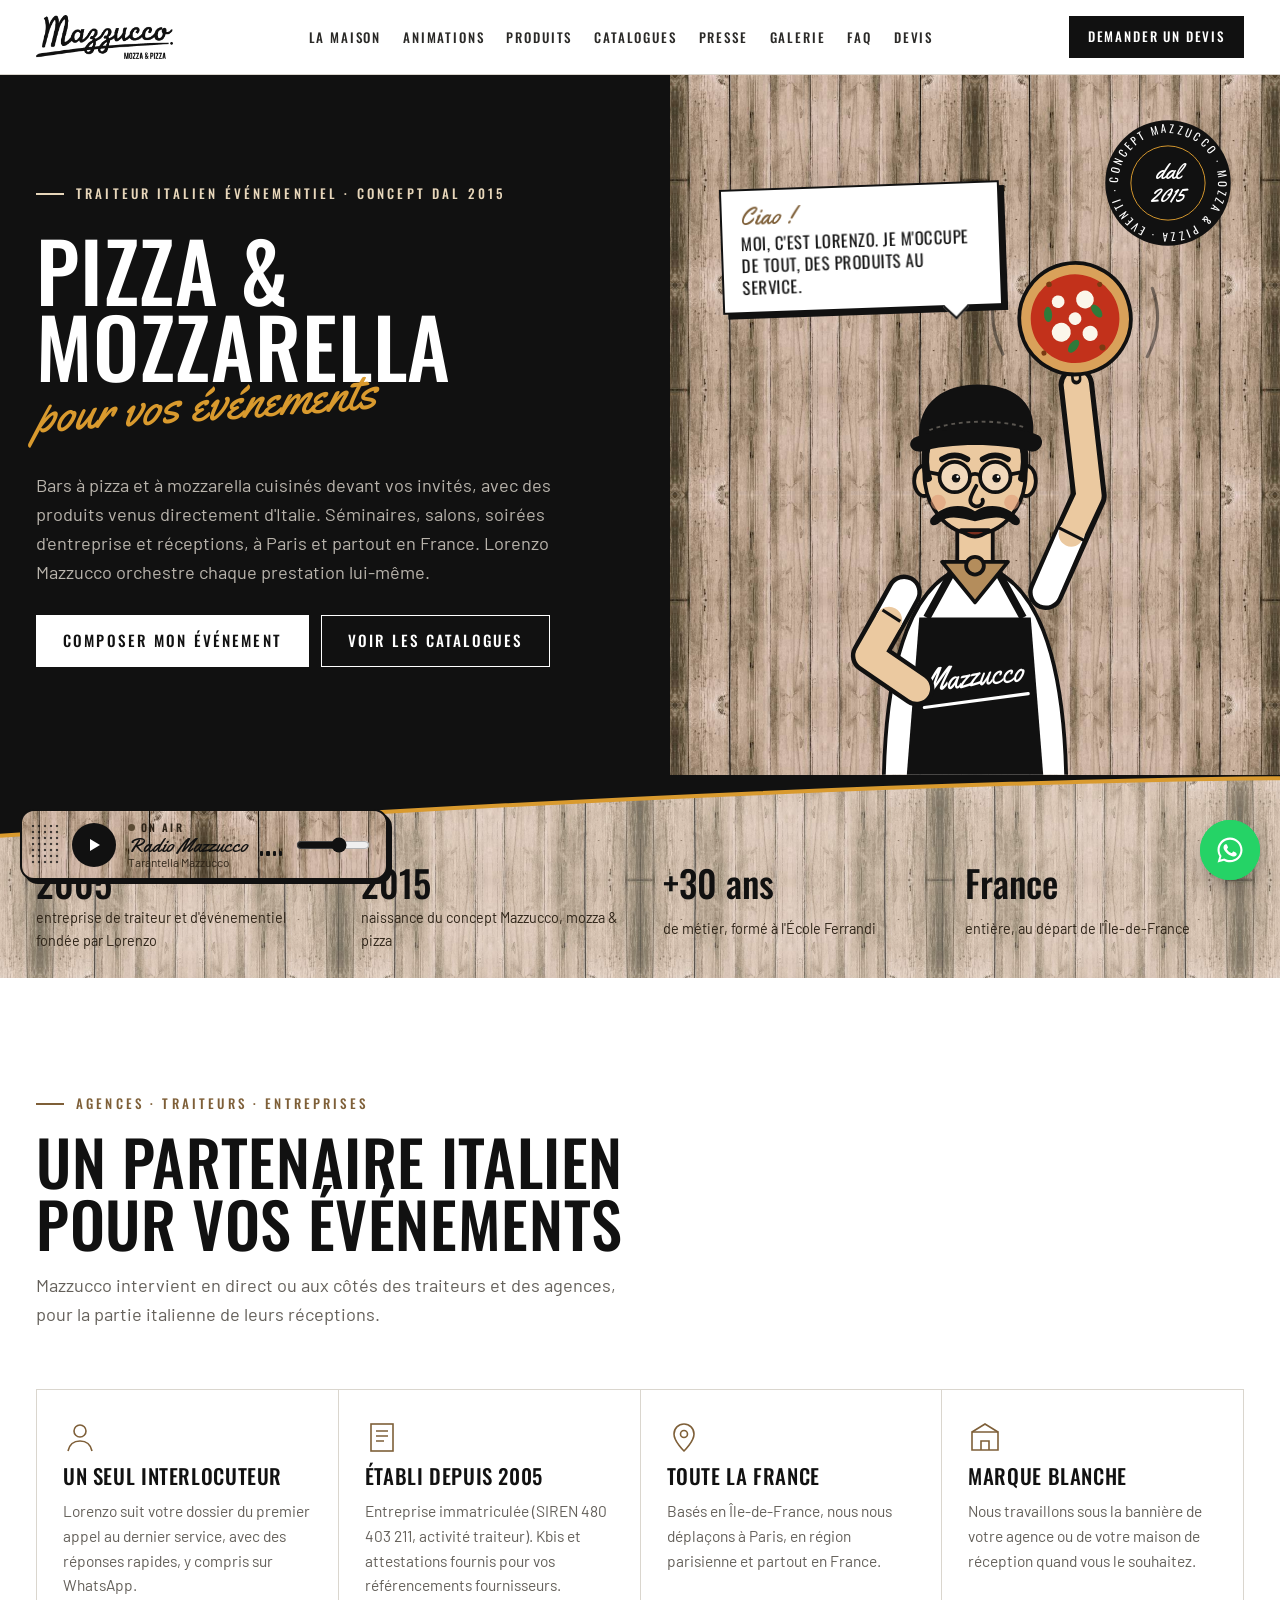
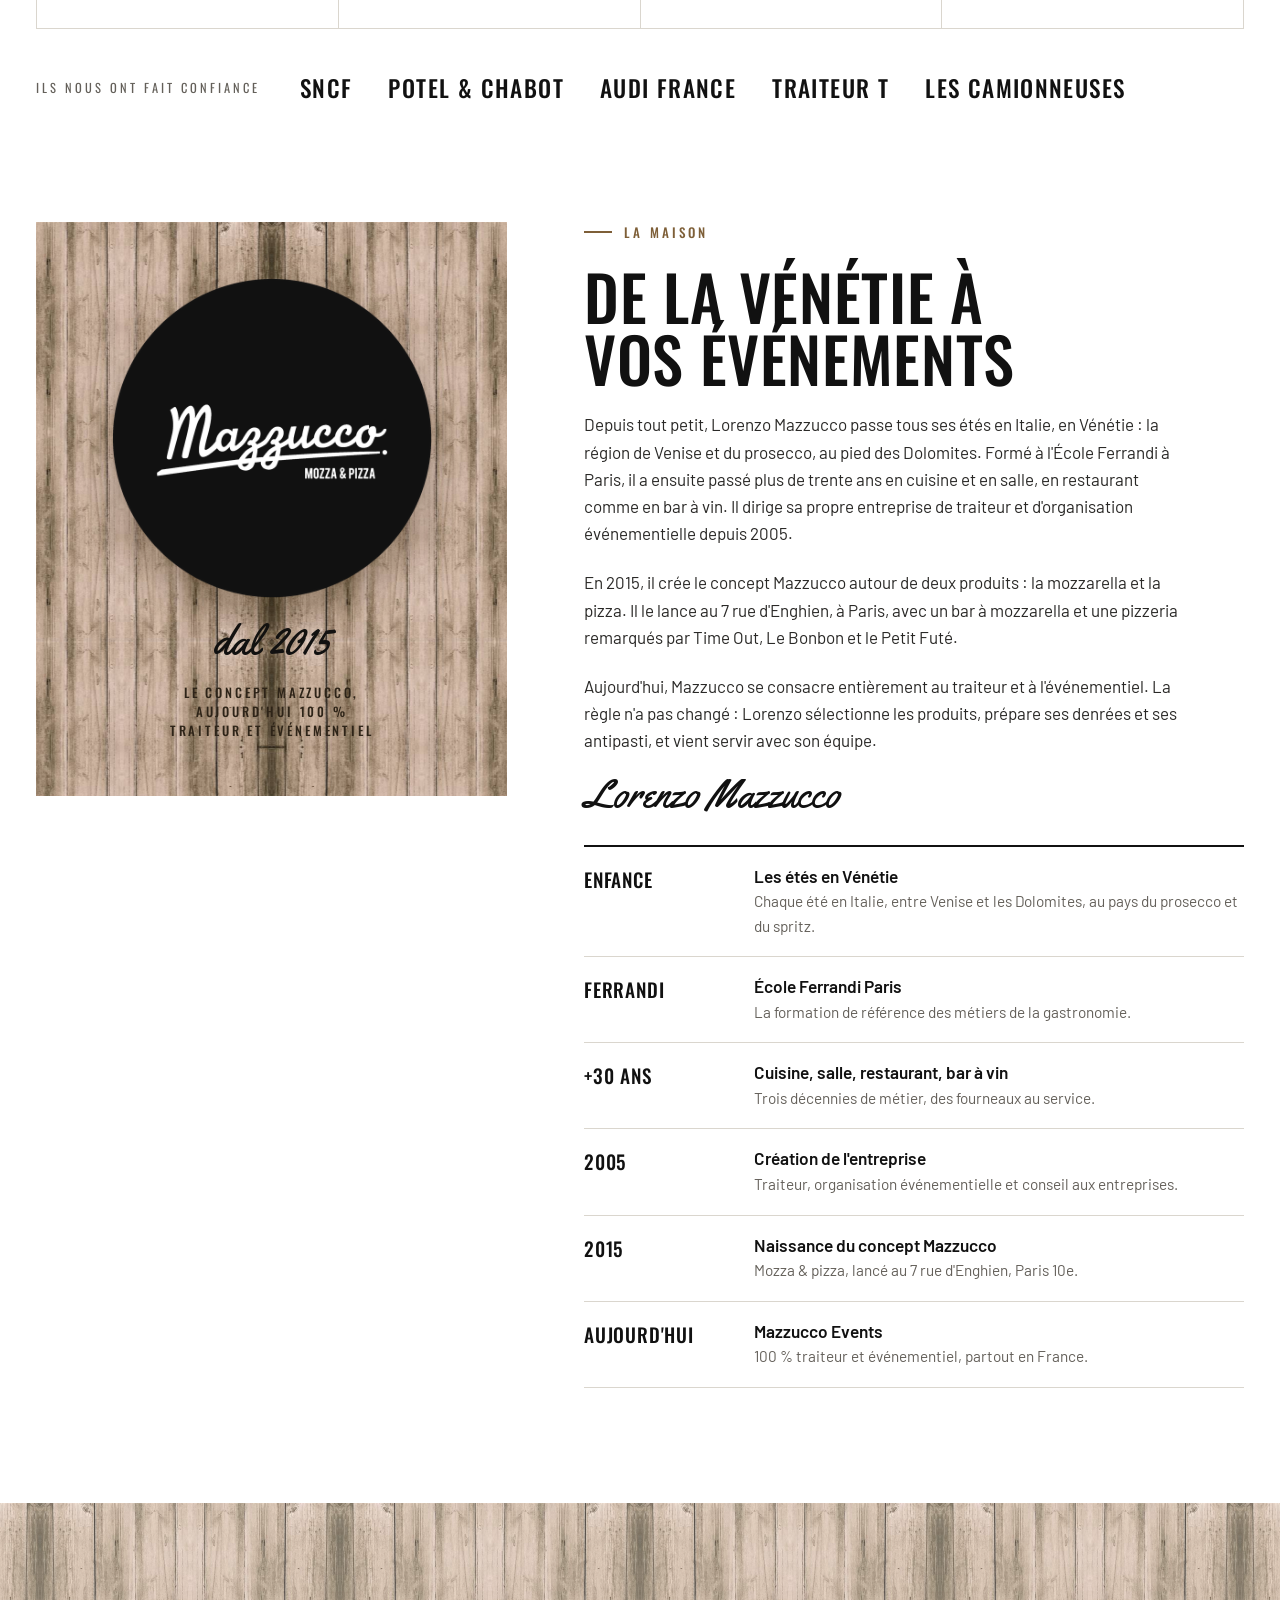
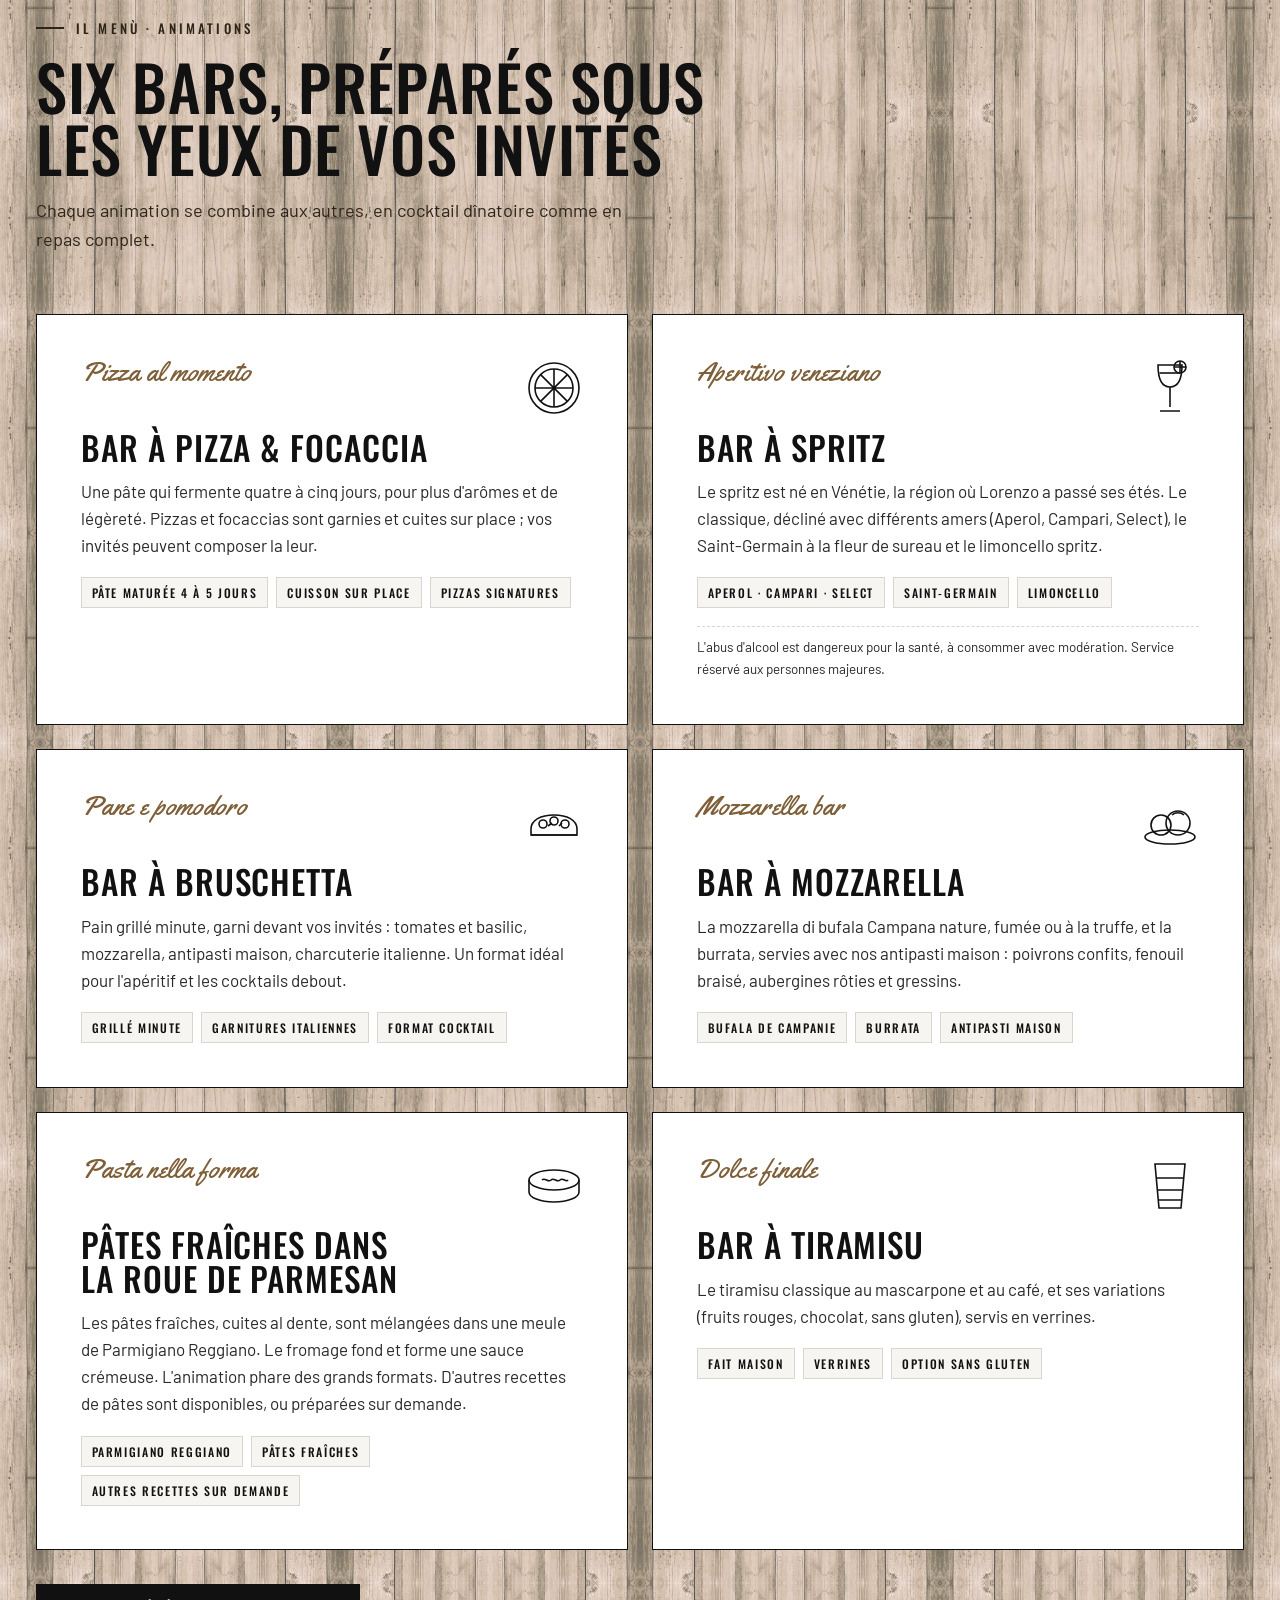
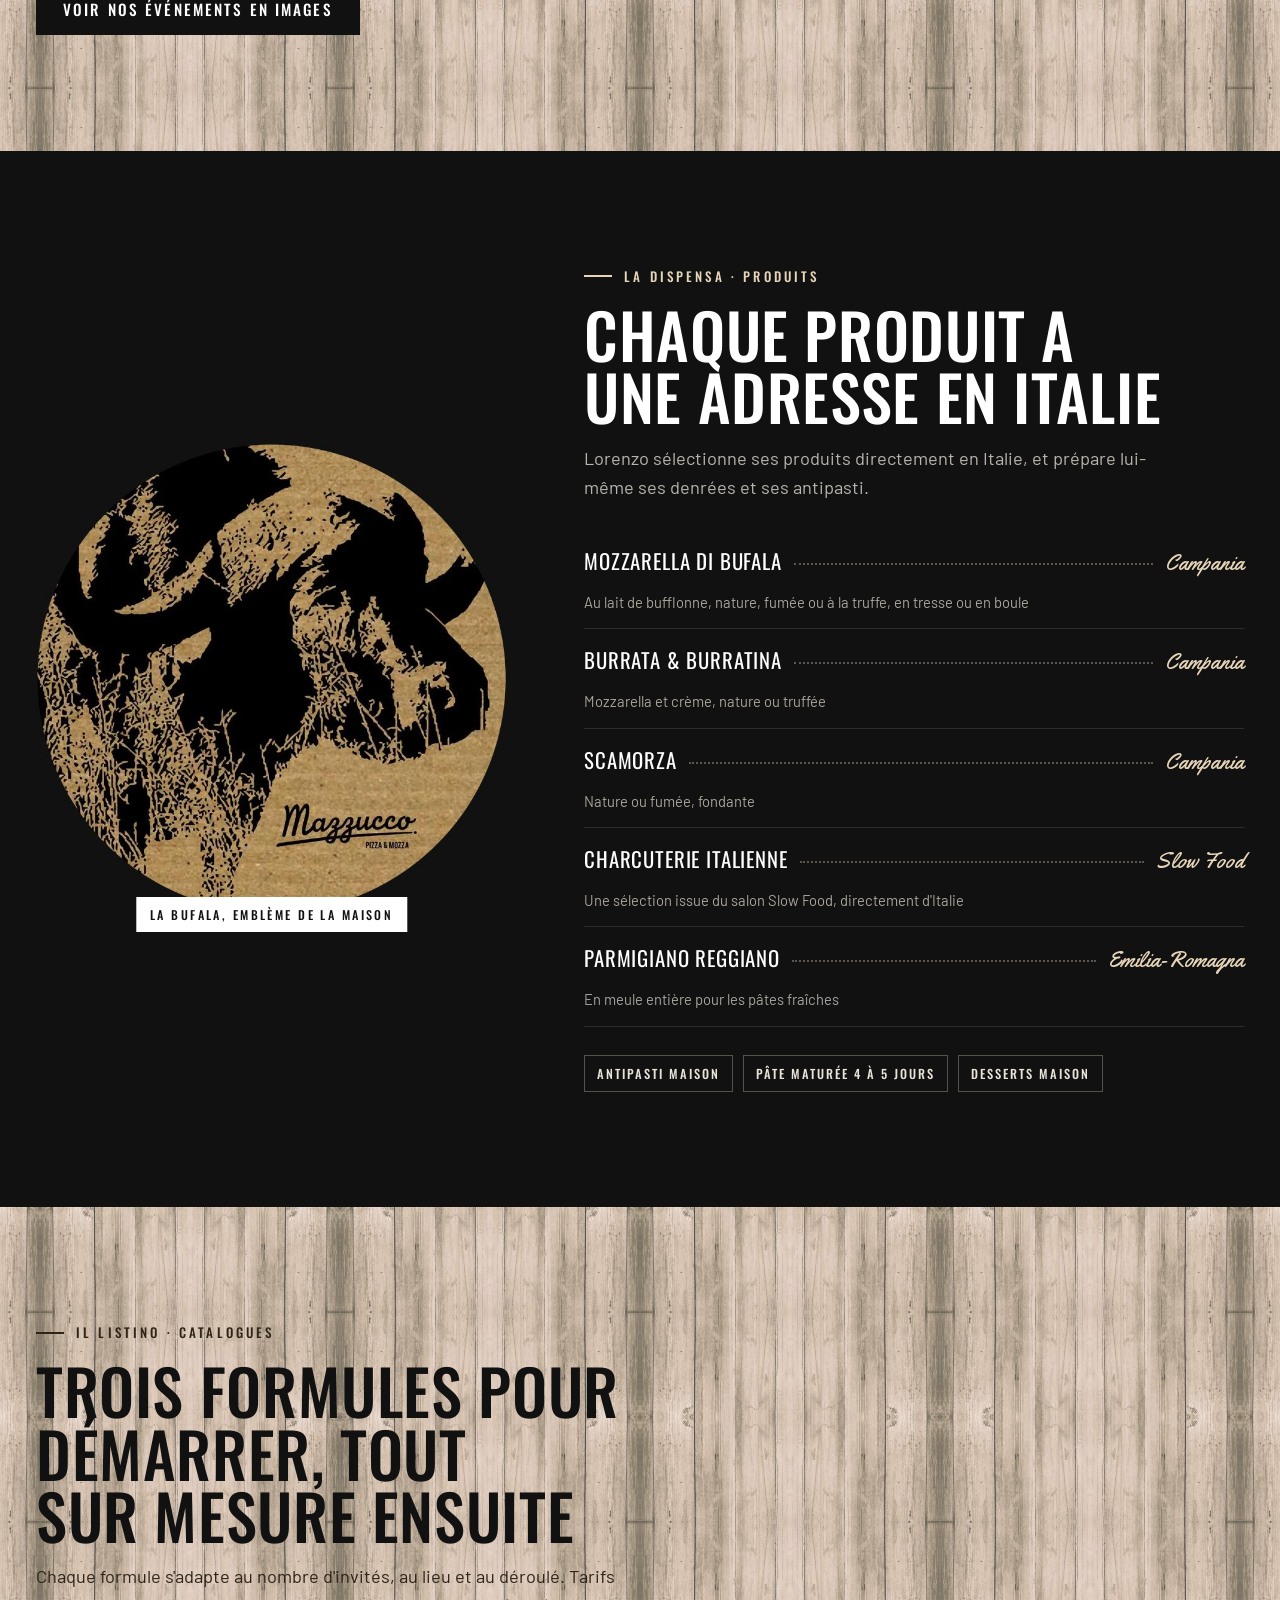
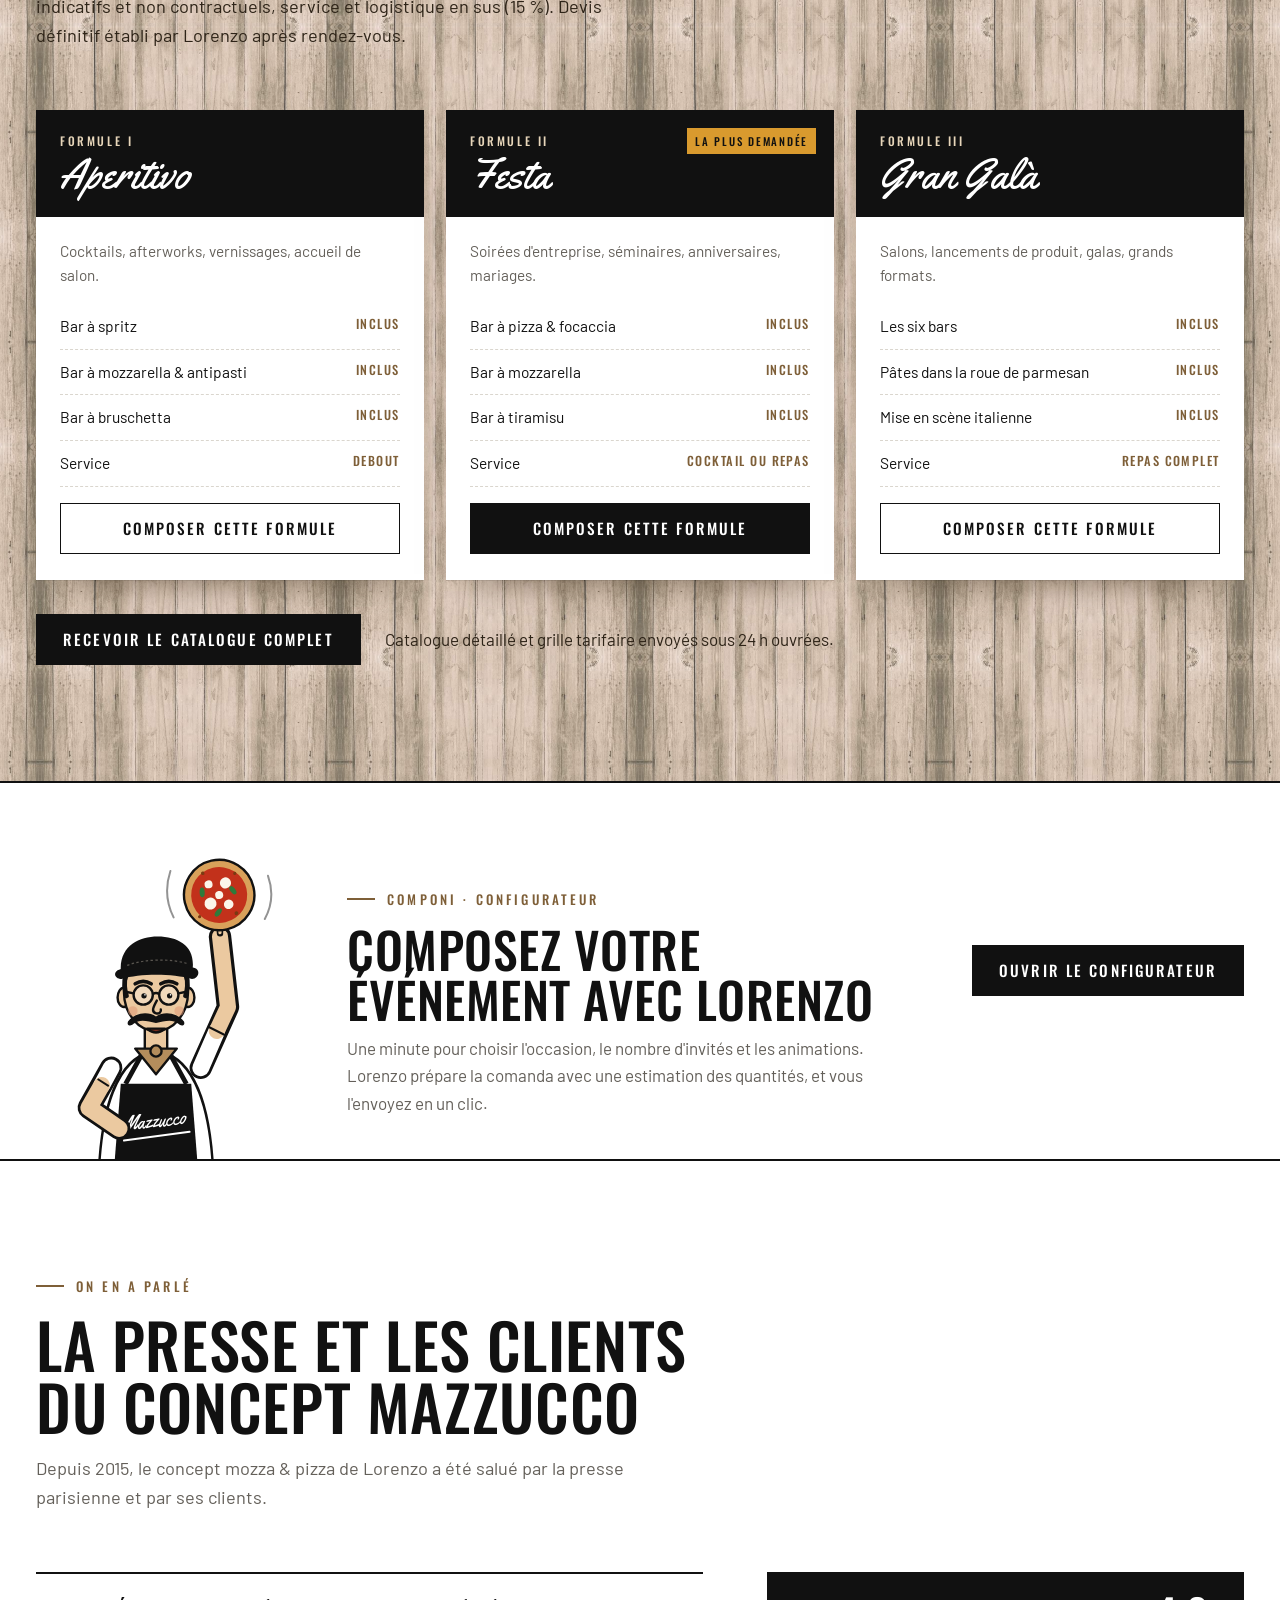
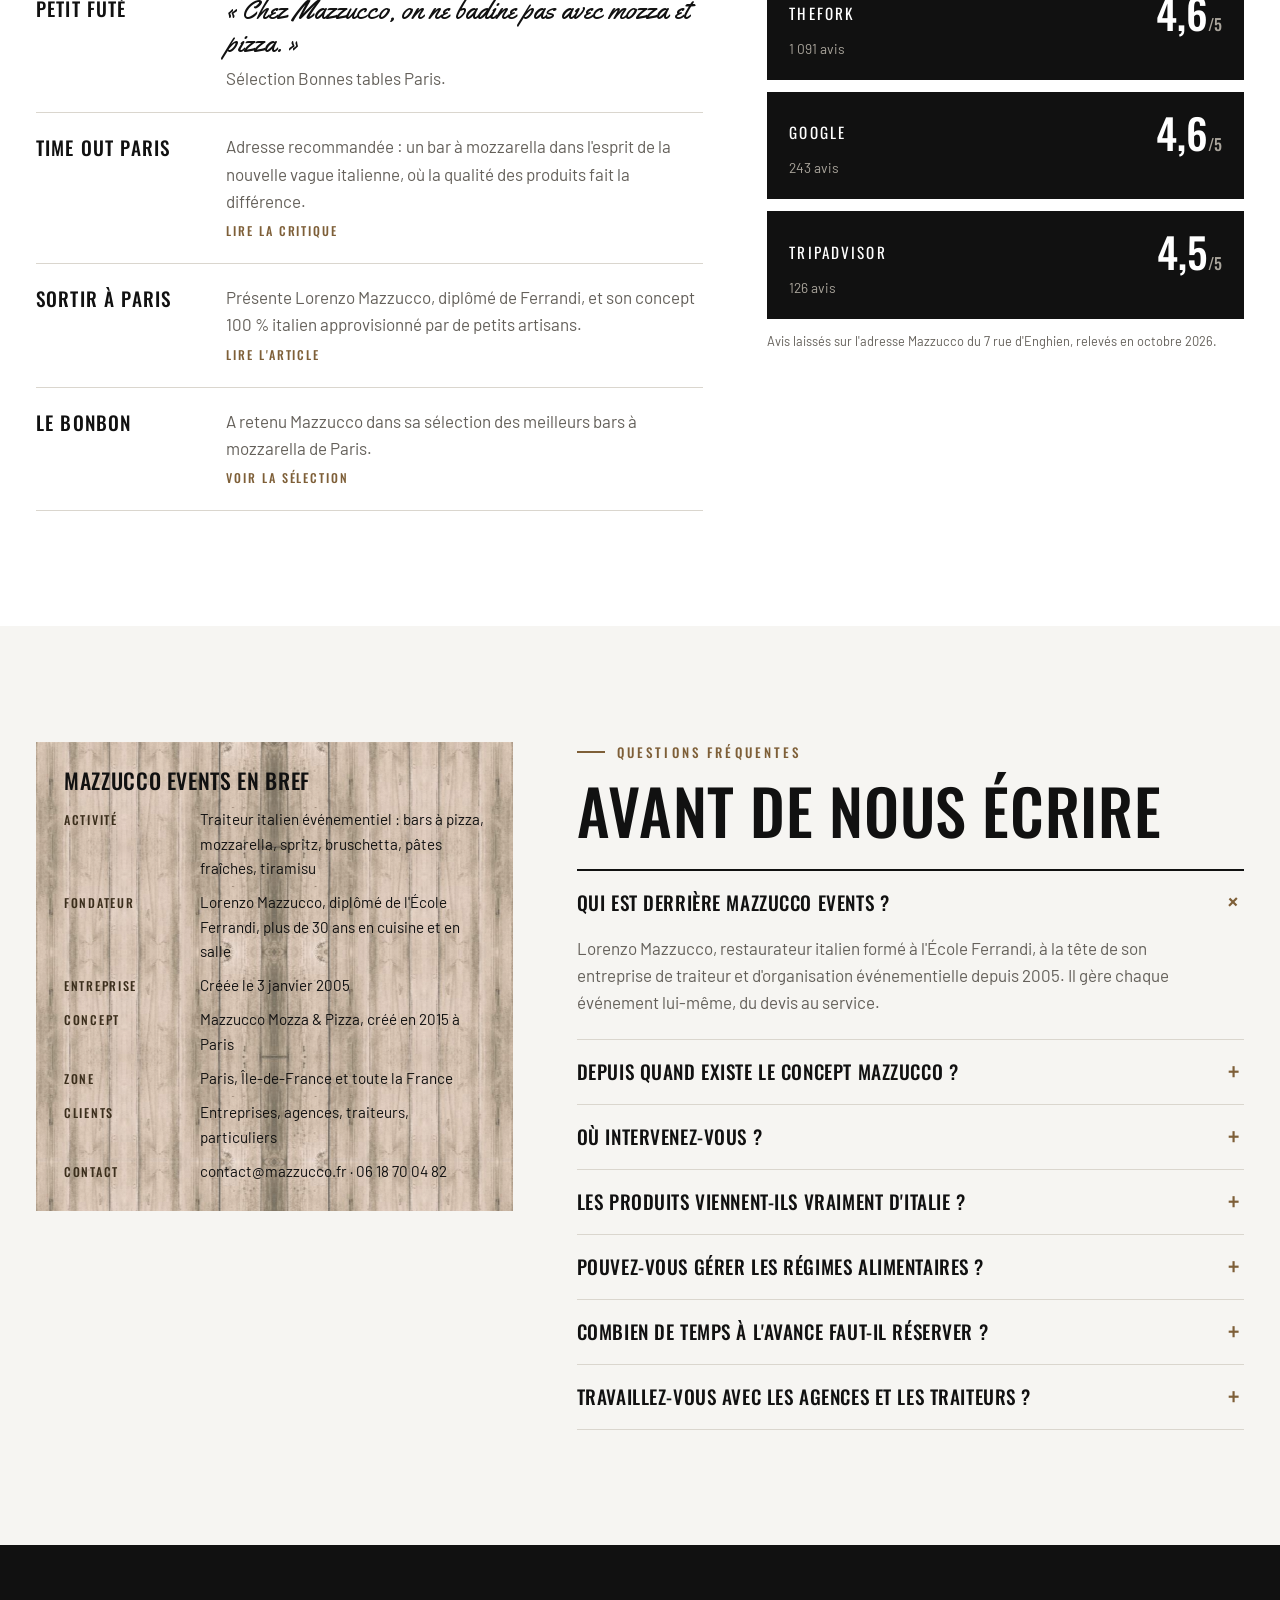
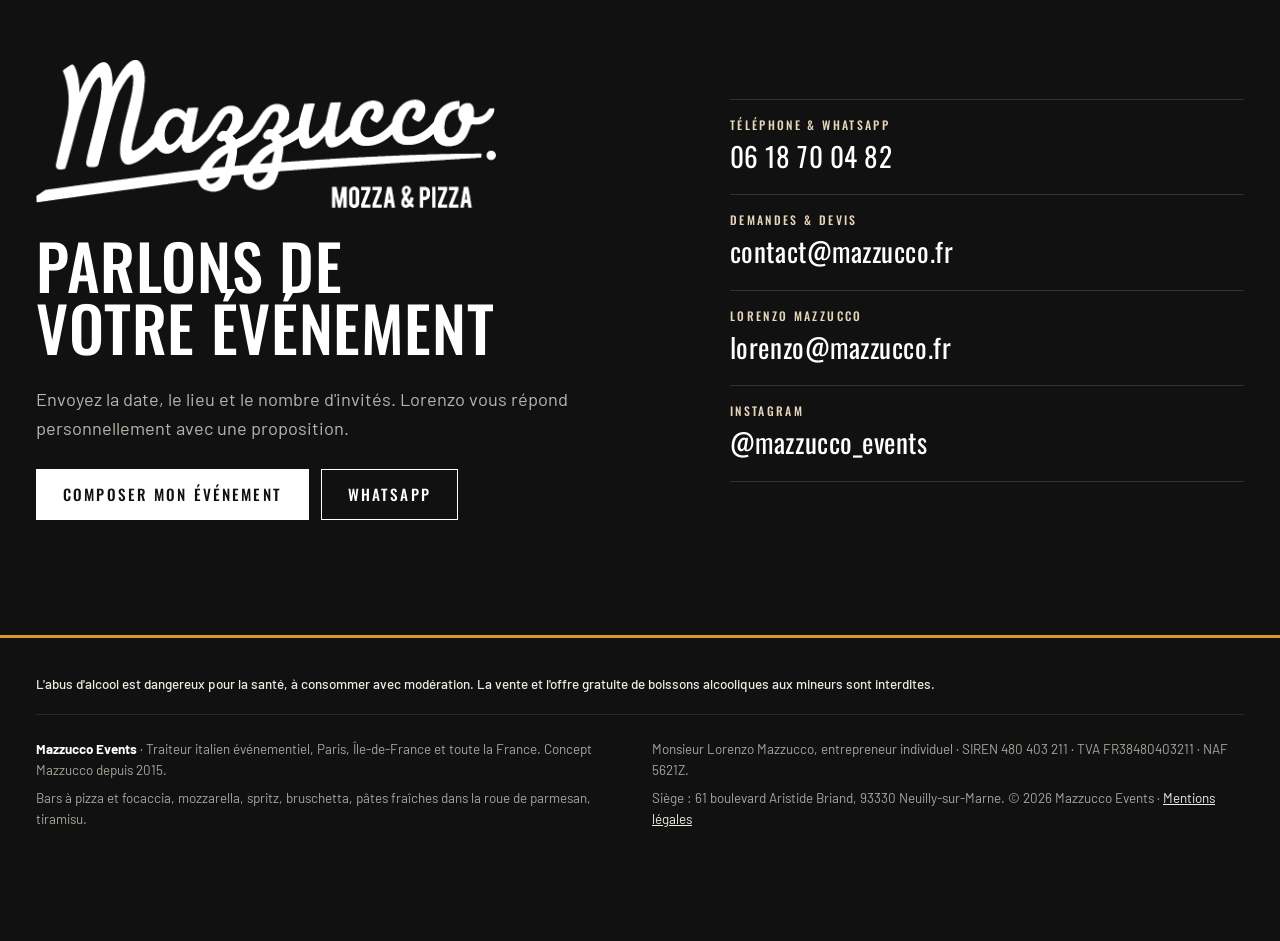
<file: docs/index.html>
<!doctype html>
<html lang="fr">
<head>
<meta charset="utf-8">
<meta name="viewport" content="width=device-width, initial-scale=1, viewport-fit=cover">
<title>Mazzucco Events</title>
<meta name="description" content="Mazzucco Events : traiteur italien événementiel de Lorenzo Mazzucco. Concept Mazzucco depuis 2015, entreprise depuis 2005. Bars à pizza, mozzarella, pâtes fraîches et tiramisu pour vos événements à Paris, en Île-de-France et partout en France.">
<link rel="canonical" href="https://www.mazzucco.fr/">
<meta property="og:type" content="website">
<meta property="og:title" content="Mazzucco Events">
<meta property="og:description" content="Mazzucco Events : traiteur italien événementiel de Lorenzo Mazzucco. Concept Mazzucco depuis 2015, entreprise depuis 2005. Bars à pizza, mozzarella, pâtes fraîches et tiramisu pour vos événements à Paris, en Île-de-France et partout en France.">
<meta property="og:url" content="https://www.mazzucco.fr/">
<meta property="og:image" content="https://www.mazzucco.fr/assets/logo-round.png">
<meta property="og:locale" content="fr_FR">
<link rel="icon" href="assets/logo-round.png">
<link rel="preconnect" href="https://fonts.googleapis.com">
<link rel="preconnect" href="https://fonts.gstatic.com" crossorigin>
<link rel="stylesheet" href="https://fonts.googleapis.com/css2?family=Oswald:wght@400;500;600&family=Barlow:ital,wght@0,400;0,500;0,600;1,400&family=Yellowtail&family=Courier+Prime:wght@400;700&display=swap">
<link rel="stylesheet" href="style.css">
<script type="application/ld+json">
{
 "@context": "https://schema.org",
 "@graph": [
  {
   "@type": "Person",
   "@id": "https://www.mazzucco.fr/#lorenzo",
   "name": "Lorenzo Mazzucco",
   "jobTitle": "Fondateur et chef traiteur, Mazzucco Events",
   "alumniOf": {
    "@type": "EducationalOrganization",
    "name": "École Ferrandi Paris"
   },
   "description": "Lorenzo Mazzucco passe depuis l'enfance tous ses étés en Italie, en Vénétie. Formé à l'École Ferrandi, il a travaillé plus de trente ans en cuisine et en salle, en restaurant et en bar à vin. Il dirige son entreprise de traiteur et d'organisation événementielle depuis 2005 et a créé le concept Mazzucco Mozza & Pizza en 2015 à Paris (7 rue d'Enghien).",
   "worksFor": {
    "@id": "https://www.mazzucco.fr/#business"
   }
  },
  {
   "@type": [
    "FoodEstablishment",
    "Organization"
   ],
   "@id": "https://www.mazzucco.fr/#business",
   "name": "Mazzucco Events",
   "alternateName": [
    "Mazzucco",
    "Mazzucco Mozza & Pizza",
    "Mazzucco Pizza & Mozza"
   ],
   "legalName": "Monsieur Lorenzo Mazzucco (entrepreneur individuel)",
   "url": "https://www.mazzucco.fr/",
   "logo": "https://www.mazzucco.fr/assets/logo-black.png",
   "image": "https://www.mazzucco.fr/assets/logo-round.png",
   "email": "contact@mazzucco.fr",
   "telephone": "+33618700482",
   "foundingDate": "2005-01-03",
   "founder": {
    "@id": "https://www.mazzucco.fr/#lorenzo"
   },
   "taxID": "480403211",
   "vatID": "FR38480403211",
   "servesCuisine": [
    "Italienne",
    "Pizza",
    "Mozzarella"
   ],
   "slogan": "Pizza & mozzarella pour vos événements",
   "description": "Traiteur italien événementiel, concept Mazzucco depuis 2015 : bar à pizza et focaccia cuites sur place, bar à mozzarella di bufala, bar à spritz, bar à bruschetta, pâtes fraîches dans la roue de parmesan et bar à tiramisu, pour séminaires, salons, soirées d'entreprise, mariages et réceptions privées. Activité exclusivement traiteur et événementiel.",
   "address": {
    "@type": "PostalAddress",
    "streetAddress": "61 boulevard Aristide Briand",
    "postalCode": "93330",
    "addressLocality": "Neuilly-sur-Marne",
    "addressRegion": "Île-de-France",
    "addressCountry": "FR"
   },
   "areaServed": [
    {
     "@type": "AdministrativeArea",
     "name": "Île-de-France"
    },
    {
     "@type": "Country",
     "name": "France"
    }
   ],
   "sameAs": [
    "https://instagram.com/mazzucco_events",
    "https://www.mazzucco-events.fr/"
   ],
   "hasOfferCatalog": {
    "@type": "OfferCatalog",
    "name": "Animations culinaires italiennes",
    "itemListElement": [
     {
      "@type": "Offer",
      "itemOffered": {
       "@type": "Service",
       "name": "Bar à pizza et focaccia",
       "description": "Pâte maturée quatre à cinq jours, pizzas cuites sur place devant les invités."
      }
     },
     {
      "@type": "Offer",
      "itemOffered": {
       "@type": "Service",
       "name": "Bar à mozzarella",
       "description": "Mozzarella di bufala Campana nature, fumée ou à la truffe, burrata, antipasti maison."
      }
     },
     {
      "@type": "Offer",
      "itemOffered": {
       "@type": "Service",
       "name": "Bar à spritz",
       "description": "Spritz classique avec différents amers (Aperol, Campari, Select), spritz Saint-Germain et limoncello spritz."
      }
     },
     {
      "@type": "Offer",
      "itemOffered": {
       "@type": "Service",
       "name": "Bar à bruschetta",
       "description": "Pain grillé minute garni devant les invités."
      }
     },
     {
      "@type": "Offer",
      "itemOffered": {
       "@type": "Service",
       "name": "Pâtes fraîches dans la roue de parmesan",
       "description": "Autres recettes de pâtes disponibles ou sur demande."
      }
     },
     {
      "@type": "Offer",
      "itemOffered": {
       "@type": "Service",
       "name": "Bar à tiramisu"
      }
     }
    ]
   }
  },
  {
   "@type": "FAQPage",
   "mainEntity": [
    {
     "@type": "Question",
     "name": "Qui est derrière Mazzucco Events ?",
     "acceptedAnswer": {
      "@type": "Answer",
      "text": "Lorenzo Mazzucco, restaurateur italien formé à l'École Ferrandi, à la tête de son entreprise de traiteur et d'organisation événementielle depuis 2005. Il gère chaque événement lui-même, du devis au service."
     }
    },
    {
     "@type": "Question",
     "name": "Depuis quand existe le concept Mazzucco ?",
     "acceptedAnswer": {
      "@type": "Answer",
      "text": "Depuis 2015. Lorenzo a lancé le concept Mazzucco Mozza & Pizza au 7 rue d'Enghien, à Paris, salué par Time Out, Le Bonbon et le Petit Futé. Aujourd'hui, Mazzucco se consacre uniquement au traiteur et à l'événementiel."
     }
    },
    {
     "@type": "Question",
     "name": "Où intervient Mazzucco Events ?",
     "acceptedAnswer": {
      "@type": "Answer",
      "text": "Basé en Île-de-France, Mazzucco Events intervient à Paris, dans toute l'Île-de-France et partout en France."
     }
    },
    {
     "@type": "Question",
     "name": "Les produits viennent-ils d'Italie ?",
     "acceptedAnswer": {
      "@type": "Answer",
      "text": "Oui. Toutes les mozzarellas, la burrata et la scamorza viennent véritablement de Campanie, à base de lait de bufflonne pour la mozzarella di bufala. La charcuterie est une sélection issue du salon Slow Food, directement d'Italie. Les antipasti et les desserts sont préparés maison."
     }
    },
    {
     "@type": "Question",
     "name": "Travaillez-vous avec les agences et les traiteurs ?",
     "acceptedAnswer": {
      "@type": "Answer",
      "text": "Oui, Mazzucco Events intervient aux côtés de traiteurs et d'agences événementielles, y compris en marque blanche."
     }
    }
   ]
  }
 ]
}
</script>
</head>
<body>
<svg width="0" height="0" style="position:absolute" aria-hidden="true" focusable="false">
<symbol id="lorenzo" viewBox="0 0 300 430">
  <path d="M168 40q-10 30 4 58M290 46q10 28-4 54" fill="none" stroke="#111" stroke-width="2.5" stroke-linecap="round" opacity=".45"/>
  <path d="M78 432C80 340 100 272 150 264C200 272 220 340 222 432Z" fill="#fff" stroke="#111" stroke-width="3"/>
  <path d="M106 306H194L204 432H96Z" fill="#111"/>
  <path d="M112 306L134 266M188 306L166 266" stroke="#111" stroke-width="6"/>
  <text x="150" y="360" text-anchor="middle" font-family="Yellowtail, Brush Script MT, cursive" font-size="25" fill="#fff" transform="rotate(-6 150 358)" textLength="78" lengthAdjust="spacingAndGlyphs">Mazzucco</text>
  <path d="M110 377L192 366" stroke="#fff" stroke-width="2.5" stroke-linecap="round"/>
  <path d="M94 286L66 336L104 362" fill="none" stroke="#111" stroke-width="28" stroke-linecap="round" stroke-linejoin="round"/>
  <path d="M94 286L82 308" stroke="#fff" stroke-width="21" stroke-linecap="round"/>
  <path d="M82 308L66 336L104 362" fill="none" stroke="#EBC9A0" stroke-width="21" stroke-linecap="round" stroke-linejoin="round"/>
  <path d="M77 300L91 309" stroke="#111" stroke-width="2.5"/>
  <path d="M206 286L240 210L230 122" fill="none" stroke="#111" stroke-width="28" stroke-linecap="round" stroke-linejoin="round"/>
  <path d="M206 286L226 240" stroke="#fff" stroke-width="21" stroke-linecap="round"/>
  <path d="M226 240L240 210L230 122" fill="none" stroke="#EBC9A0" stroke-width="20" stroke-linecap="round" stroke-linejoin="round"/>
  <path d="M216 235L236 245" stroke="#111" stroke-width="2.5"/>
  <path d="M230 118L229 100" stroke="#111" stroke-width="8" stroke-linecap="round"/>
  <path d="M230 117L229.3 101" stroke="#EBC9A0" stroke-width="4" stroke-linecap="round"/>
  <g>
    <animateTransform attributeName="transform" type="rotate" from="0 229 70" to="360 229 70" dur="1.4s" repeatCount="indefinite"/>
    <circle cx="229" cy="70" r="44" fill="#D9A15A" stroke="#111" stroke-width="3"/>
    <circle cx="229" cy="70" r="35" fill="#C2311B"/>
    <circle cx="216" cy="59" r="7" fill="#FBF6EA"/><circle cx="243" cy="61" r="6" fill="#FBF6EA"/><circle cx="237" cy="83" r="7.5" fill="#FBF6EA"/><circle cx="213" cy="80" r="5" fill="#FBF6EA"/><circle cx="229" cy="70" r="5" fill="#FBF6EA"/>
    <ellipse cx="227" cy="52" rx="6" ry="3.2" fill="#2F7A3A" transform="rotate(-25 227 52)"/><ellipse cx="250" cy="76" rx="6" ry="3.2" fill="#2F7A3A" transform="rotate(50 250 76)"/><ellipse cx="221" cy="90" rx="6" ry="3.2" fill="#2F7A3A" transform="rotate(10 221 90)"/>
    <circle cx="207" cy="45" r="2" fill="#7A3A12"/><circle cx="256" cy="54" r="2.4" fill="#7A3A12"/><circle cx="250" cy="100" r="2" fill="#7A3A12"/><circle cx="198" cy="84" r="2.2" fill="#7A3A12"/>
  </g>
  <rect x="136" y="228" width="28" height="42" rx="6" fill="#EBC9A0" stroke="#111" stroke-width="3"/>
  <path d="M124 262H176L150 294Z" fill="#B48D5C" stroke="#111" stroke-width="3" stroke-linejoin="round"/>
  <circle cx="150" cy="265" r="7" fill="#B48D5C" stroke="#111" stroke-width="3"/>
  <ellipse cx="110" cy="198" rx="8" ry="12" fill="#EBC9A0" stroke="#111" stroke-width="3"/>
  <ellipse cx="190" cy="198" rx="8" ry="12" fill="#EBC9A0" stroke="#111" stroke-width="3"/>
  <ellipse cx="150" cy="192" rx="40" ry="48" fill="#EBC9A0" stroke="#111" stroke-width="3"/>
  <path d="M112 170q-3 14 1 26M188 170q3 14-1 26" stroke="#111" stroke-width="6" stroke-linecap="round" fill="none"/>
  <path d="M106 166C104 134 128 122 152 122C178 122 198 134 196 160C196 164 194 166 192 168Z" fill="#111"/>
  <path d="M102 164C124 155 178 153 200 162C206 166 202 175 195 175C170 168 130 168 107 175C99 175 96 168 102 164Z" fill="#111"/>
  <path d="M114 158C134 150 168 149 190 156" stroke="#5A5650" stroke-width="1.5" fill="none" stroke-dasharray="3 3"/>
  <path d="M124 181q10-6 20 0M156 181q10-6 20 0" stroke="#111" stroke-width="4.5" stroke-linecap="round" fill="none"/>
  <circle cx="134" cy="195" r="12" fill="#fff" fill-opacity=".3" stroke="#111" stroke-width="3"/>
  <circle cx="166" cy="195" r="12" fill="#fff" fill-opacity=".3" stroke="#111" stroke-width="3"/>
  <path d="M146 194q4-3 8 0M122 193L112 191M178 193L188 191" stroke="#111" stroke-width="3" fill="none"/>
  <circle cx="135" cy="196" r="3.3" fill="#111"/><circle cx="167" cy="196" r="3.3" fill="#111"/>
  <circle cx="136.2" cy="194.8" r="1" fill="#fff"/><circle cx="168.2" cy="194.8" r="1" fill="#fff"/>
  <path d="M151 202C146 211 144 216 150 218C154 219 157 216 156 213" fill="none" stroke="#111" stroke-width="3" stroke-linecap="round"/>
  <circle cx="121" cy="215" r="6" fill="#DE9774" opacity=".55"/><circle cx="179" cy="215" r="6" fill="#DE9774" opacity=".55"/>
  <path d="M150 222C140 215 124 217 115 228C113 233 118 235 122 231C130 224 140 228 150 230C160 228 170 224 178 231C182 235 187 233 185 228C176 217 160 215 150 222Z" fill="#111"/>
  <path d="M139 237Q150 247 161 237Z" fill="#7A2E1E" stroke="#111" stroke-width="3" stroke-linejoin="round"/>
</symbol>
</svg>
<!-- ============ LOADER ============ -->
<div id="loader" aria-hidden="true" title="Cliquer pour entrer">
  <div class="stage">
    <canvas id="pizzaSpin" width="230" height="230"></canvas>
    <img src="assets/logo-white.png" alt="" width="934" height="300">
  </div>
</div>

<header class="site">
  <div class="wrap nav">
    <a class="logo" href="./"><img src="assets/logo-black.png" alt="Mazzucco, Mozza &amp; Pizza" width="934" height="300"></a>
    <ul id="navList">
      <li><a href="./#maison">La maison</a></li>
      <li><a href="./#animations">Animations</a></li>
      <li><a href="./#produits">Produits</a></li>
      <li><a href="./#catalogues">Catalogues</a></li>
      <li><a href="./#presse">Presse</a></li>
      <li><a href="galerie.html">Galerie</a></li>
      <li><a href="./#faq">FAQ</a></li>
      <li><a href="devis.html">Devis</a></li>
    </ul>
    <a class="btn btn-ink" href="devis.html">Demander un devis</a>
    <button class="menu-btn" id="menuBtn" aria-expanded="false" aria-controls="navList">Menu</button>
  </div>
</header>

<main id="top">
<!-- ============ HERO ============ -->
<section class="hero black">
  <div class="wrap hero-grid">
    <div class="hero-copy">
      <span class="kicker">Traiteur italien événementiel · concept dal 2015</span>
      <h1>Pizza &amp; mozzarella <span class="script">pour vos événements</span></h1>
      <p class="lede">Bars à pizza et à mozzarella cuisinés devant vos invités, avec des produits venus directement d'Italie. Séminaires, salons, soirées d'entreprise et réceptions, à Paris et partout en France. Lorenzo Mazzucco orchestre chaque prestation lui-même.</p>
      <div class="ctas">
        <a class="btn btn-white" href="devis.html">Composer mon événement</a>
        <a class="btn btn-line" href="#catalogues">Voir les catalogues</a>
      </div>
    </div>
    <div class="hero-stage kraft">
      <div class="bubble"><span class="script">Ciao !</span>Moi, c'est Lorenzo. Je m'occupe de tout, des produits au service.</div>
      <div class="badge" aria-hidden="true">
        <svg viewBox="0 0 200 200"><defs><path id="circ" d="M100,100 m-78,0 a78,78 0 1,1 156,0 a78,78 0 1,1 -156,0"/></defs><circle cx="100" cy="100" r="98" fill="#111"/><circle cx="100" cy="100" r="58" fill="none" stroke="#D99A2E" stroke-width="1.5"/><text font-family="Oswald, Arial Narrow, sans-serif" font-size="17" fill="#fff"><textPath href="#circ" textLength="480" lengthAdjust="spacing">CONCEPT MAZZUCCO · MOZZA &amp; PIZZA · EVENTI ·</textPath></text></svg>
        <span class="c">dal<br>2015</span>
      </div>
      <svg class="lorenzo" viewBox="0 0 300 430" role="img" aria-label="Lorenzo, le pizzaiolo de Mazzucco, fait tourner une pizza sur son doigt"><use href="#lorenzo"/></svg>
    </div>
  </div>
</section>

<section class="kraft proof-band" aria-label="Chiffres clés">
  <svg class="swoosh" viewBox="0 0 1440 80" preserveAspectRatio="none" aria-hidden="true"><path d="M0 0H1440V4C1080 8 620 30 0 76Z" fill="#111"/><path d="M1440 4C1080 8 620 30 0 76" fill="none" stroke="#D99A2E" stroke-width="4" vector-effect="non-scaling-stroke"/></svg>
  <div class="wrap proof-row">
    <div><span class="n">2005</span><span class="l">entreprise de traiteur et d'événementiel fondée par Lorenzo</span></div>
    <div><span class="n">2015</span><span class="l">naissance du concept Mazzucco, mozza &amp; pizza</span></div>
    <div><span class="n">+30 ans</span><span class="l">de métier, formé à l'École Ferrandi</span></div>
    <div><span class="n">France</span><span class="l">entière, au départ de l'Île-de-France</span></div>
  </div>
</section>

<!-- ============ PROS ============ -->
<section class="section" aria-labelledby="pros-t">
  <div class="wrap">
    <div class="head">
      <span class="kicker">Agences · traiteurs · entreprises</span>
      <h2 id="pros-t">Un partenaire italien pour vos événements</h2>
      <p class="lede">Mazzucco intervient en direct ou aux côtés des traiteurs et des agences, pour la partie italienne de leurs réceptions.</p>
    </div>
    <div class="pros-grid">
      <div class="pro"><svg viewBox="0 0 34 34" fill="none" stroke="currentColor" stroke-width="1.6" aria-hidden="true"><circle cx="17" cy="11" r="6"/><path d="M5 31c1.5-7 6-10 12-10s10.5 3 12 10"/></svg><h3>Un seul interlocuteur</h3><p>Lorenzo suit votre dossier du premier appel au dernier service, avec des réponses rapides, y compris sur WhatsApp.</p></div>
      <div class="pro"><svg viewBox="0 0 34 34" fill="none" stroke="currentColor" stroke-width="1.6" aria-hidden="true"><rect x="6" y="4" width="22" height="27"/><path d="M11 11h12M11 16h12M11 21h8"/></svg><h3>Établi depuis 2005</h3><p>Entreprise immatriculée (SIREN 480 403 211, activité traiteur). Kbis et attestations fournis pour vos référencements fournisseurs.</p></div>
      <div class="pro"><svg viewBox="0 0 34 34" fill="none" stroke="currentColor" stroke-width="1.6" aria-hidden="true"><path d="M17 31s10-9.5 10-17a10 10 0 0 0-20 0c0 7.5 10 17 10 17z"/><circle cx="17" cy="14" r="3.5"/></svg><h3>Toute la France</h3><p>Basés en Île-de-France, nous nous déplaçons à Paris, en région parisienne et partout en France.</p></div>
      <div class="pro"><svg viewBox="0 0 34 34" fill="none" stroke="currentColor" stroke-width="1.6" aria-hidden="true"><path d="M4 12h26v18H4z"/><path d="M4 12l13-8 13 8"/><path d="M13 30v-9h8v9"/></svg><h3>Marque blanche</h3><p>Nous travaillons sous la bannière de votre agence ou de votre maison de réception quand vous le souhaitez.</p></div>
    </div>
    <div class="clients">
      <span class="t">Ils nous ont fait confiance</span>
      <div class="names"><span>SNCF</span><span>Potel &amp; Chabot</span><span>Audi France</span><span>Traiteur T</span><span>Les Camionneuses</span></div>
    </div>
  </div>
</section>

<!-- ============ MAISON ============ -->
<section class="section" id="maison" style="padding-top:0">
  <div class="wrap maison-grid">
    <div class="seal kraft">
      <img src="assets/logo-round.png" alt="Logo rond Mazzucco Mozza &amp; Pizza" width="700" height="700" loading="lazy">
      <span class="dal">dal 2015</span>
      <span class="sub">Le concept Mazzucco, aujourd'hui 100 % traiteur et événementiel</span>
    </div>
    <div class="story">
      <span class="kicker">La maison</span>
      <h2>De la Vénétie à vos événements</h2>
      <p>Depuis tout petit, Lorenzo Mazzucco passe tous ses étés en Italie, en Vénétie : la région de Venise et du prosecco, au pied des Dolomites. Formé à l'École Ferrandi à Paris, il a ensuite passé plus de trente ans en cuisine et en salle, en restaurant comme en bar à vin. Il dirige sa propre entreprise de traiteur et d'organisation événementielle depuis 2005.</p>
      <p>En 2015, il crée le concept Mazzucco autour de deux produits : la mozzarella et la pizza. Il le lance au 7 rue d'Enghien, à Paris, avec un bar à mozzarella et une pizzeria remarqués par Time Out, Le Bonbon et le Petit Futé.</p>
      <p>Aujourd'hui, Mazzucco se consacre entièrement au traiteur et à l'événementiel. La règle n'a pas changé : Lorenzo sélectionne les produits, prépare ses denrées et ses antipasti, et vient servir avec son équipe.</p>
      <span class="signature">Lorenzo Mazzucco</span>
      <ol class="timeline" aria-label="Parcours de Lorenzo Mazzucco">
        <li><span class="when">Enfance</span><div><h3>Les étés en Vénétie</h3><p>Chaque été en Italie, entre Venise et les Dolomites, au pays du prosecco et du spritz.</p></div></li>
        <li><span class="when">Ferrandi</span><div><h3>École Ferrandi Paris</h3><p>La formation de référence des métiers de la gastronomie.</p></div></li>
        <li><span class="when">+30 ans</span><div><h3>Cuisine, salle, restaurant, bar à vin</h3><p>Trois décennies de métier, des fourneaux au service.</p></div></li>
        <li><span class="when">2005</span><div><h3>Création de l'entreprise</h3><p>Traiteur, organisation événementielle et conseil aux entreprises.</p></div></li>
        <li><span class="when">2015</span><div><h3>Naissance du concept Mazzucco</h3><p>Mozza &amp; pizza, lancé au 7 rue d'Enghien, Paris 10e.</p></div></li>
        <li><span class="when">Aujourd'hui</span><div><h3>Mazzucco Events</h3><p>100 % traiteur et événementiel, partout en France.</p></div></li>
      </ol>
    </div>
  </div>
</section>

<!-- ============ ANIMATIONS ============ -->
<section class="section kraft" id="animations">
  <div class="wrap">
    <div class="head">
      <span class="kicker">Il menù · animations</span>
      <h2>Six bars, préparés sous les yeux de vos invités</h2>
      <p class="lede">Chaque animation se combine aux autres, en cocktail dînatoire comme en repas complet.</p>
    </div>
    <div class="anim-grid">
      <article class="anim">
        <div class="top"><span class="it">Pizza al momento</span><svg viewBox="0 0 58 58" fill="none" stroke="currentColor" stroke-width="1.6" aria-hidden="true"><circle cx="29" cy="29" r="25"/><circle cx="29" cy="29" r="19"/><path d="M29 10v38M10 29h38M15.6 15.6l26.8 26.8M42.4 15.6 15.6 42.4"/></svg></div>
        <h3>Bar à pizza &amp; focaccia</h3>
        <p>Une pâte qui fermente quatre à cinq jours, pour plus d'arômes et de légèreté. Pizzas et focaccias sont garnies et cuites sur place ; vos invités peuvent composer la leur.</p>
        <div class="tags"><span>Pâte maturée 4 à 5 jours</span><span>Cuisson sur place</span><span>Pizzas signatures</span></div>
      </article>
      <article class="anim">
        <div class="top"><span class="it">Aperitivo veneziano</span><svg viewBox="0 0 58 58" fill="none" stroke="currentColor" stroke-width="1.6" aria-hidden="true"><path d="M17 6h24c0 14-4 22-12 22S17 20 17 6z"/><path d="M29 28v20M19 52h20"/><path d="M18.5 14h21"/><circle cx="39" cy="8" r="6"/><path d="M39 2v12M33 8h12"/></svg></div>
        <h3>Bar à spritz</h3>
        <p>Le spritz est né en Vénétie, la région où Lorenzo a passé ses étés. Le classique, décliné avec différents amers (Aperol, Campari, Select), le Saint-Germain à la fleur de sureau et le limoncello spritz.</p>
        <div class="tags"><span>Aperol · Campari · Select</span><span>Saint-Germain</span><span>Limoncello</span></div>
        <p class="alc">L'abus d'alcool est dangereux pour la santé, à consommer avec modération. Service réservé aux personnes majeures.</p>
      </article>
      <article class="anim">
        <div class="top"><span class="it">Pane e pomodoro</span><svg viewBox="0 0 58 58" fill="none" stroke="currentColor" stroke-width="1.6" aria-hidden="true"><path d="M6 36c0-9 10-14 23-14s23 5 23 14v6H6z"/><path d="M6 42h46"/><circle cx="18" cy="31" r="4"/><circle cx="29" cy="28" r="4"/><circle cx="40" cy="31" r="4"/><path d="M23 33l4-3M34 33l3-3"/></svg></div>
        <h3>Bar à bruschetta</h3>
        <p>Pain grillé minute, garni devant vos invités : tomates et basilic, mozzarella, antipasti maison, charcuterie italienne. Un format idéal pour l'apéritif et les cocktails debout.</p>
        <div class="tags"><span>Grillé minute</span><span>Garnitures italiennes</span><span>Format cocktail</span></div>
      </article>
      <article class="anim">
        <div class="top"><span class="it">Mozzarella bar</span><svg viewBox="0 0 58 58" fill="none" stroke="currentColor" stroke-width="1.6" aria-hidden="true"><ellipse cx="29" cy="44" rx="25" ry="7"/><circle cx="20" cy="32" r="10"/><circle cx="37" cy="30" r="12"/><path d="M31 22c3-3 9-3 12 0"/></svg></div>
        <h3>Bar à mozzarella</h3>
        <p>La mozzarella di bufala Campana nature, fumée ou à la truffe, et la burrata, servies avec nos antipasti maison : poivrons confits, fenouil braisé, aubergines rôties et gressins.</p>
        <div class="tags"><span>Bufala de Campanie</span><span>Burrata</span><span>Antipasti maison</span></div>
      </article>
      <article class="anim">
        <div class="top"><span class="it">Pasta nella forma</span><svg viewBox="0 0 58 58" fill="none" stroke="currentColor" stroke-width="1.6" aria-hidden="true"><ellipse cx="29" cy="24" rx="25" ry="10"/><path d="M4 24v12c0 5.5 11 10 25 10s25-4.5 25-10V24"/><path d="M17 24c3-3 6 3 9 0s6 3 9 0 6 3 8 0"/></svg></div>
        <h3>Pâtes fraîches dans la roue de parmesan</h3>
        <p>Les pâtes fraîches, cuites al dente, sont mélangées dans une meule de Parmigiano Reggiano. Le fromage fond et forme une sauce crémeuse. L'animation phare des grands formats. D'autres recettes de pâtes sont disponibles, ou préparées sur demande.</p>
        <div class="tags"><span>Parmigiano Reggiano</span><span>Pâtes fraîches</span><span>Autres recettes sur demande</span></div>
      </article>
      <article class="anim">
        <div class="top"><span class="it">Dolce finale</span><svg viewBox="0 0 58 58" fill="none" stroke="currentColor" stroke-width="1.6" aria-hidden="true"><path d="M14 8h30l-4 44H18z"/><path d="M15.5 22h27M16.6 34h24.8M17.6 44h22.8"/></svg></div>
        <h3>Bar à tiramisu</h3>
        <p>Le tiramisu classique au mascarpone et au café, et ses variations (fruits rouges, chocolat, sans gluten), servis en verrines.</p>
        <div class="tags"><span>Fait maison</span><span>Verrines</span><span>Option sans gluten</span></div>
      </article>
    </div>
    <div class="cat-cta"><a class="btn btn-ink" href="galerie.html">Voir nos événements en images</a></div>
  </div>
</section>

<!-- ============ DISPENSA ============ -->
<section class="section black" id="produits">
  <div class="wrap disp-grid">
    <div class="disc">
      <img src="assets/bufala.jpg" alt="Illustration d'un buffle sur fond kraft, emblème graphique de Mazzucco" width="760" height="760" loading="lazy">
      <span class="cap">La bufala, emblème de la maison</span>
    </div>
    <div>
      <div class="head" style="margin-bottom:28px">
        <span class="kicker">La dispensa · produits</span>
        <h2>Chaque produit a une adresse en Italie</h2>
        <p class="lede">Lorenzo sélectionne ses produits directement en Italie, et prépare lui-même ses denrées et ses antipasti.</p>
      </div>
      <ul class="listino">
        <li><span class="p">Mozzarella di bufala</span><span class="dots"></span><span class="r">Campania</span><span class="d">Au lait de bufflonne, nature, fumée ou à la truffe, en tresse ou en boule</span></li>
        <li><span class="p">Burrata &amp; burratina</span><span class="dots"></span><span class="r">Campania</span><span class="d">Mozzarella et crème, nature ou truffée</span></li>
        <li><span class="p">Scamorza</span><span class="dots"></span><span class="r">Campania</span><span class="d">Nature ou fumée, fondante</span></li>
        <li><span class="p">Charcuterie italienne</span><span class="dots"></span><span class="r">Slow Food</span><span class="d">Une sélection issue du salon Slow Food, directement d'Italie</span></li>
        <li><span class="p">Parmigiano Reggiano</span><span class="dots"></span><span class="r">Emilia-Romagna</span><span class="d">En meule entière pour les pâtes fraîches</span></li>
      </ul>
      <div class="maison-made"><span>Antipasti maison</span><span>Pâte maturée 4 à 5 jours</span><span>Desserts maison</span></div>
    </div>
  </div>
</section>

<!-- ============ CATALOGUES ============ -->
<section class="section kraft" id="catalogues">
  <div class="wrap">
    <div class="head">
      <span class="kicker">Il listino · catalogues</span>
      <h2>Trois formules pour démarrer, tout sur mesure ensuite</h2>
      <p class="lede">Chaque formule s'adapte au nombre d'invités, au lieu et au déroulé. Tarifs indicatifs et non contractuels, service et logistique en sus (15 %). Devis définitif établi par Lorenzo après rendez-vous.</p>
    </div>
    <div class="cat-grid">
      <article class="box">
        <div class="lid"><span class="f">Formule I</span><h3>Aperitivo</h3></div>
        <div class="in">
          <p class="for">Cocktails, afterworks, vernissages, accueil de salon.</p>
          <ul><li><span>Bar à spritz</span><span>Inclus</span></li><li><span>Bar à mozzarella &amp; antipasti</span><span>Inclus</span></li><li><span>Bar à bruschetta</span><span>Inclus</span></li><li><span>Service</span><span>Debout</span></li></ul>
          <a class="btn btn-line" href="devis.html#aperitivo">Composer cette formule</a>
        </div>
      </article>
      <article class="box">
        <div class="lid"><span class="f">Formule II</span><h3>Festa</h3><span class="pop">La plus demandée</span></div>
        <div class="in">
          <p class="for">Soirées d'entreprise, séminaires, anniversaires, mariages.</p>
          <ul><li><span>Bar à pizza &amp; focaccia</span><span>Inclus</span></li><li><span>Bar à mozzarella</span><span>Inclus</span></li><li><span>Bar à tiramisu</span><span>Inclus</span></li><li><span>Service</span><span>Cocktail ou repas</span></li></ul>
          <a class="btn btn-ink" href="devis.html#festa">Composer cette formule</a>
        </div>
      </article>
      <article class="box">
        <div class="lid"><span class="f">Formule III</span><h3>Gran Galà</h3></div>
        <div class="in">
          <p class="for">Salons, lancements de produit, galas, grands formats.</p>
          <ul><li><span>Les six bars</span><span>Inclus</span></li><li><span>Pâtes dans la roue de parmesan</span><span>Inclus</span></li><li><span>Mise en scène italienne</span><span>Inclus</span></li><li><span>Service</span><span>Repas complet</span></li></ul>
          <a class="btn btn-line" href="devis.html#gala">Composer cette formule</a>
        </div>
      </article>
    </div>
    <div class="cat-cta">
      <a class="btn btn-ink" href="https://wa.me/33618700482?text=Bonjour%20Lorenzo%2C%20pouvez-vous%20m%27envoyer%20le%20catalogue%20complet%20Mazzucco%20Events%20et%20votre%20grille%20tarifaire%20%3F" target="_blank" rel="noopener">Recevoir le catalogue complet</a>
      <p>Catalogue détaillé et grille tarifaire envoyés sous 24 h ouvrées.</p>
    </div>
  </div>
</section>

<!-- ============ DEVIS TEASER ============ -->
<section class="teaser" aria-labelledby="teaser-t">
  <div class="wrap teaser-grid">
    <svg class="lorenzo" viewBox="0 0 300 430" aria-hidden="true"><use href="#lorenzo"/></svg>
    <div>
      <span class="kicker">Componi · configurateur</span>
      <h2 id="teaser-t" style="margin-top:14px">Composez votre événement avec Lorenzo</h2>
      <p>Une minute pour choisir l'occasion, le nombre d'invités et les animations. Lorenzo prépare la comanda avec une estimation des quantités, et vous l'envoyez en un clic.</p>
    </div>
    <a class="btn btn-ink" href="devis.html" style="margin-bottom:56px">Ouvrir le configurateur</a>
  </div>
</section>

<!-- ============ PRESSE ============ -->
<section class="section" id="presse">
  <div class="wrap">
    <div class="head">
      <span class="kicker">On en a parlé</span>
      <h2>La presse et les clients du concept Mazzucco</h2>
      <p class="lede">Depuis 2015, le concept mozza &amp; pizza de Lorenzo a été salué par la presse parisienne et par ses clients.</p>
    </div>
    <div class="press-grid">
      <ul class="press-list">
        <li><span class="o">Petit Futé</span><div><p class="pf">« Chez Mazzucco, on ne badine pas avec mozza et pizza. »</p><p>Sélection Bonnes tables Paris.</p></div></li>
        <li><span class="o">Time Out Paris</span><div><p>Adresse recommandée : un bar à mozzarella dans l'esprit de la nouvelle vague italienne, où la qualité des produits fait la différence.</p><a href="https://www.timeout.fr/paris/restaurants/mazzucco" target="_blank" rel="noopener">Lire la critique</a></div></li>
        <li><span class="o">Sortir à Paris</span><div><p>Présente Lorenzo Mazzucco, diplômé de Ferrandi, et son concept 100 % italien approvisionné par de petits artisans.</p><a href="https://www.sortiraparis.com/en/where-to-eat-in-paris/restaurant/articles/85847-mazzucco-mozza-pizza-small-italian-shop" target="_blank" rel="noopener">Lire l'article</a></div></li>
        <li><span class="o">Le Bonbon</span><div><p>A retenu Mazzucco dans sa sélection des meilleurs bars à mozzarella de Paris.</p><a href="https://www.lebonbon.fr/paris/italien/mozzarella-paris-meilleurs-bars-mozza/" target="_blank" rel="noopener">Voir la sélection</a></div></li>
      </ul>
      <div class="ratings">
        <div class="rate"><span class="src">TheFork</span><span class="score">4,6<small>/5</small></span><span class="cnt">1 091 avis</span></div>
        <div class="rate"><span class="src">Google</span><span class="score">4,6<small>/5</small></span><span class="cnt">243 avis</span></div>
        <div class="rate"><span class="src">Tripadvisor</span><span class="score">4,5<small>/5</small></span><span class="cnt">126 avis</span></div>
        <span class="src-note">Avis laissés sur l'adresse Mazzucco du 7 rue d'Enghien, relevés en octobre 2026.</span>
      </div>
    </div>
  </div>
</section>

<!-- ============ FAQ ============ -->
<section class="section config" id="faq">
  <div class="wrap faq-grid">
    <aside class="facts kraft" aria-labelledby="facts-t">
      <h3 id="facts-t">Mazzucco Events en bref</h3>
      <dl>
        <dt>Activité</dt><dd>Traiteur italien événementiel : bars à pizza, mozzarella, spritz, bruschetta, pâtes fraîches, tiramisu</dd>
        <dt>Fondateur</dt><dd>Lorenzo Mazzucco, diplômé de l'École Ferrandi, plus de 30 ans en cuisine et en salle</dd>
        <dt>Entreprise</dt><dd>Créée le 3 janvier 2005</dd>
        <dt>Concept</dt><dd>Mazzucco Mozza &amp; Pizza, créé en 2015 à Paris</dd>
        <dt>Zone</dt><dd>Paris, Île-de-France et toute la France</dd>
        <dt>Clients</dt><dd>Entreprises, agences, traiteurs, particuliers</dd>
        <dt>Contact</dt><dd>contact@mazzucco.fr · 06 18 70 04 82</dd>
      </dl>
    </aside>
    <div>
      <div class="head" style="margin-bottom:28px"><span class="kicker">Questions fréquentes</span><h2>Avant de nous écrire</h2></div>
      <details open><summary>Qui est derrière Mazzucco Events ?</summary><p>Lorenzo Mazzucco, restaurateur italien formé à l'École Ferrandi, à la tête de son entreprise de traiteur et d'organisation événementielle depuis 2005. Il gère chaque événement lui-même, du devis au service.</p></details>
      <details><summary>Depuis quand existe le concept Mazzucco ?</summary><p>Depuis 2015. Lorenzo a lancé le concept Mazzucco Mozza &amp; Pizza au 7 rue d'Enghien, à Paris, où il a été salué par Time Out, Le Bonbon et le Petit Futé. Aujourd'hui, Mazzucco se consacre uniquement au traiteur et à l'événementiel.</p></details>
      <details><summary>Où intervenez-vous ?</summary><p>Nous sommes basés en Île-de-France et intervenons à Paris, en région parisienne et partout en France. Les frais de déplacement sont précisés dans le devis.</p></details>
      <details><summary>Les produits viennent-ils vraiment d'Italie ?</summary><p>Oui. Toutes les mozzarellas, la burrata et la scamorza viennent véritablement de Campanie, à base de lait de bufflonne pour la mozzarella di bufala. La charcuterie est une sélection issue du salon Slow Food, directement d'Italie. Lorenzo prépare lui-même ses antipasti et ses desserts.</p></details>
      <details><summary>Pouvez-vous gérer les régimes alimentaires ?</summary><p>Les formules comptent de nombreuses options végétariennes (pizzas, mozzarella, antipasti, tiramisu). Des versions sans gluten sont possibles sur demande : précisez-le dans le configurateur.</p></details>
      <details><summary>Combien de temps à l'avance faut-il réserver ?</summary><p>Contactez-nous dès que la date est connue. Pour les salons et les grands événements, plusieurs semaines d'avance permettent de bloquer l'équipe et les produits.</p></details>
      <details><summary>Travaillez-vous avec les agences et les traiteurs ?</summary><p>Oui, nous intervenons aux côtés de traiteurs et d'agences événementielles, y compris en marque blanche pour la partie italienne d'un événement.</p></details>
    </div>
  </div>
</section>

<section class="section black contact" id="contact">
  <div class="wrap contact-grid">
    <div style="display:grid;gap:26px">
      <img class="logo-w" src="assets/logo-white.png" alt="Mazzucco, Mozza &amp; Pizza" width="934" height="300" loading="lazy">
      <h2>Parlons de votre événement</h2>
      <p class="lede">Envoyez la date, le lieu et le nombre d'invités. Lorenzo vous répond personnellement avec une proposition.</p>
      <div class="ctas"><a class="btn btn-white" href="devis.html">Composer mon événement</a><a class="btn btn-line" href="https://wa.me/33618700482" target="_blank" rel="noopener">WhatsApp</a></div>
    </div>
    <div class="lines">
      <div class="cline"><span class="k">Téléphone &amp; WhatsApp</span><span class="v">06 18 70 04 82</span></div>
      <div class="cline"><span class="k">Demandes &amp; devis</span><span class="v">contact@mazzucco.fr</span></div>
      <div class="cline"><span class="k">Lorenzo Mazzucco</span><span class="v">lorenzo@mazzucco.fr</span></div>
      <div class="cline"><span class="k">Instagram</span><span class="v"><a href="https://instagram.com/mazzucco_events" target="_blank" rel="noopener">@mazzucco_events</a></span></div>
    </div>
  </div>
</section>
</main>

<footer>
  <div class="wrap foot">
    <p class="foot-alc">L'abus d'alcool est dangereux pour la santé, à consommer avec modération. La vente et l'offre gratuite de boissons alcooliques aux mineurs sont interdites.</p>
    <div><p><b style="color:#fff">Mazzucco Events</b> · Traiteur italien événementiel, Paris, Île-de-France et toute la France. Concept Mazzucco depuis 2015.</p><p>Bars à pizza et focaccia, mozzarella, spritz, bruschetta, pâtes fraîches dans la roue de parmesan, tiramisu.</p></div>
    <div><p>Monsieur Lorenzo Mazzucco, entrepreneur individuel · SIREN 480 403 211 · TVA FR38480403211 · NAF 5621Z.</p><p>Siège : 61 boulevard Aristide Briand, 93330 Neuilly-sur-Marne. © 2026 Mazzucco Events · <a href="mentions-legales.html">Mentions légales</a></p></div>
  </div>
</footer>
<a class="wa-fab" href="https://wa.me/33618700482?text=Bonjour%20Lorenzo%2C%20je%20souhaite%20un%20devis%20pour%20un%20%C3%A9v%C3%A9nement." target="_blank" rel="noopener" aria-label="Écrire à Mazzucco Events sur WhatsApp">
  <span class="tip">Une question ? WhatsApp</span>
  <svg viewBox="0 0 32 32" aria-hidden="true"><path fill="#fff" d="M16 3.5C9.1 3.5 3.5 9 3.5 15.8c0 2.4.7 4.6 1.9 6.5L3.6 28.5l6.4-1.7c1.8 1 3.9 1.5 6 1.5 6.9 0 12.5-5.5 12.5-12.3S22.9 3.5 16 3.5zm0 22.6c-1.9 0-3.7-.5-5.3-1.4l-.4-.2-3.8 1 1-3.6-.2-.4c-1.1-1.6-1.7-3.5-1.7-5.5 0-5.6 4.6-10.2 10.4-10.2s10.4 4.6 10.4 10.2S21.8 26.1 16 26.1zm5.7-7.6c-.3-.2-1.8-.9-2.1-1s-.5-.2-.7.2-.8 1-1 1.2-.4.2-.7.1c-.3-.2-1.3-.5-2.5-1.5-.9-.8-1.5-1.8-1.7-2.1s0-.5.1-.6l.5-.6c.2-.2.2-.3.3-.5.1-.2.1-.4 0-.6l-1-2.3c-.3-.6-.5-.5-.7-.5h-.6c-.2 0-.6.1-.9.4s-1.2 1.1-1.2 2.7 1.2 3.1 1.3 3.3c.2.2 2.3 3.5 5.6 4.9.8.3 1.4.5 1.9.7.8.2 1.5.2 2.1.1.6-.1 1.8-.7 2.1-1.4.3-.7.3-1.3.2-1.4-.1-.1-.3-.2-.6-.3z"/></svg>
</a>
<div class="radio kraft" id="radio" role="region" aria-label="Radio Mazzucco">
  <span class="grille" aria-hidden="true"></span>
  <button class="radio-btn" id="radioPlay" type="button" aria-pressed="false" aria-label="Écouter Radio Mazzucco"></button>
  <div class="radio-info"><span class="onair"><i></i>On air</span><span class="station">Radio Mazzucco</span><span class="track" id="radioTrack"></span></div>
  <span class="eq" aria-hidden="true"><i></i><i></i><i></i><i></i></span>
  <input type="range" id="radioVol" min="0" max="1" step="0.05" value="0.6" aria-label="Volume de la radio">
</div>
<script src="site.js"></script>
</body>
</html>
</file>
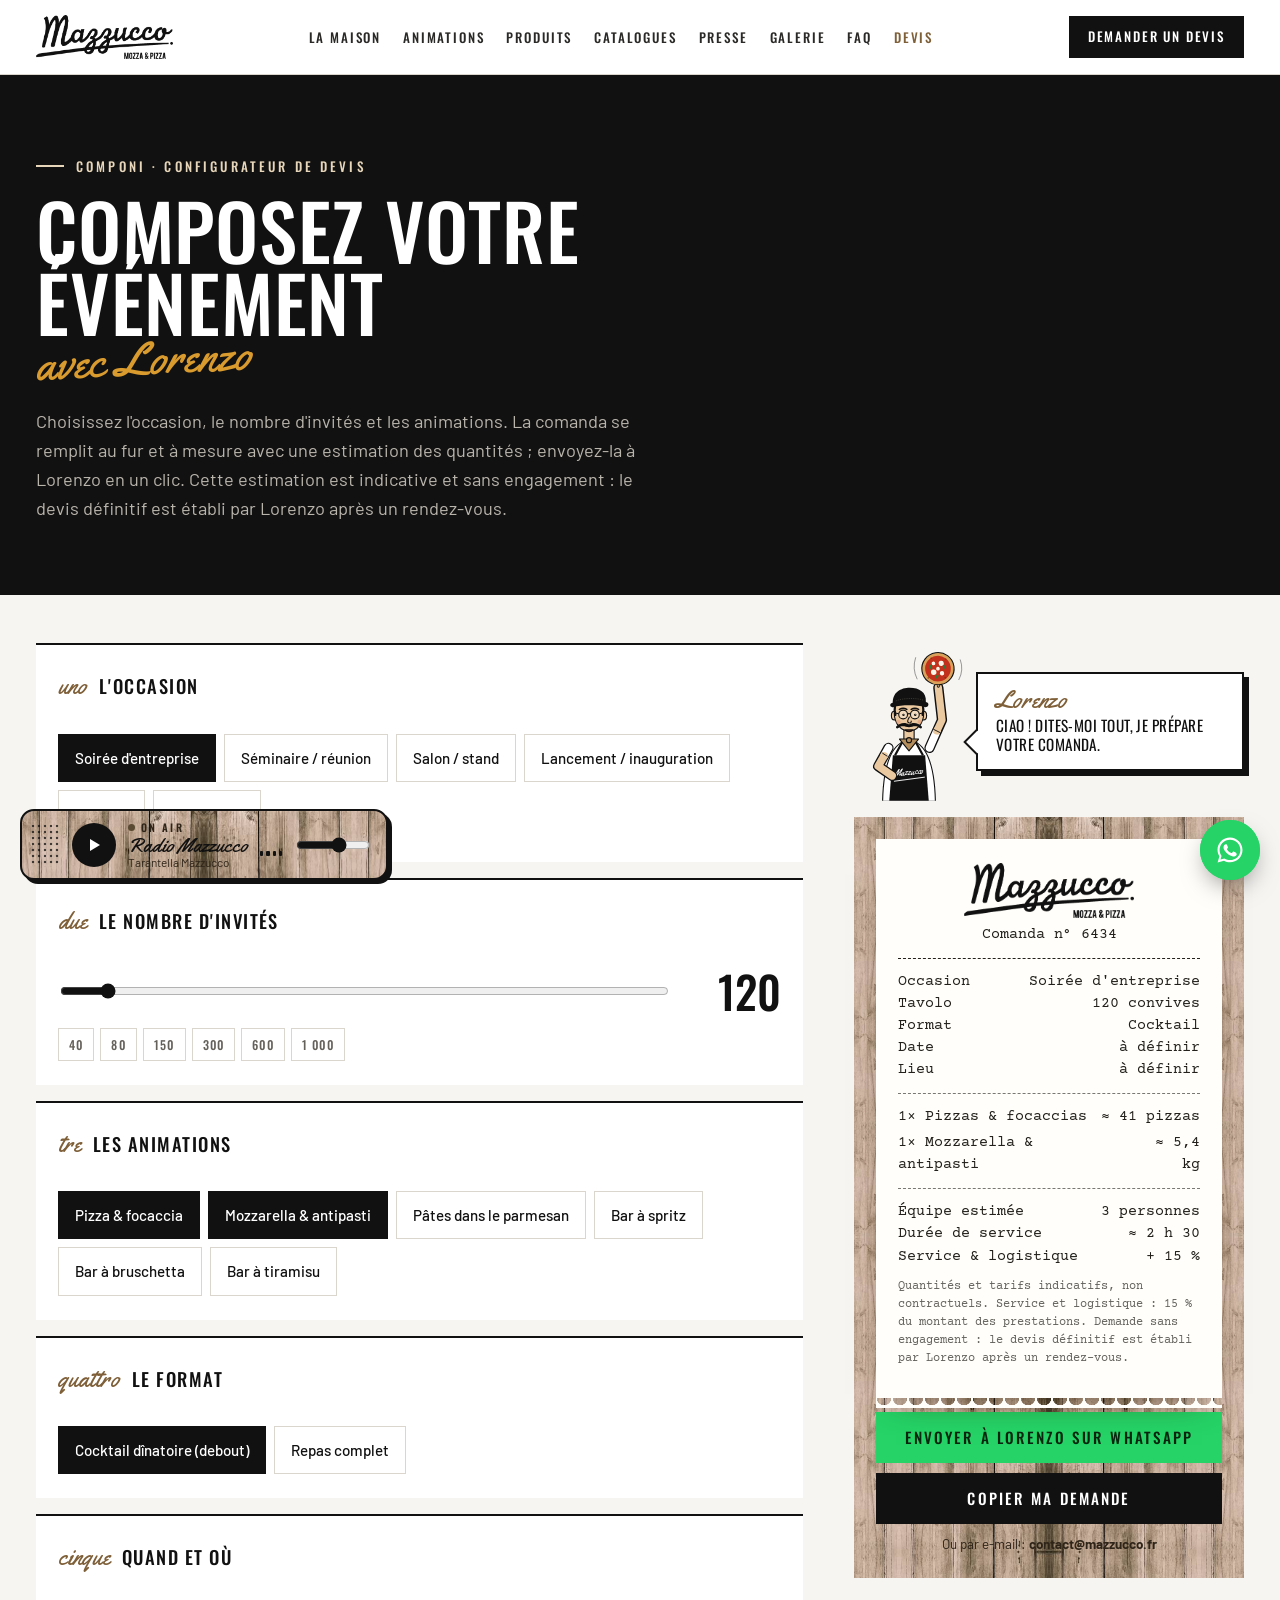
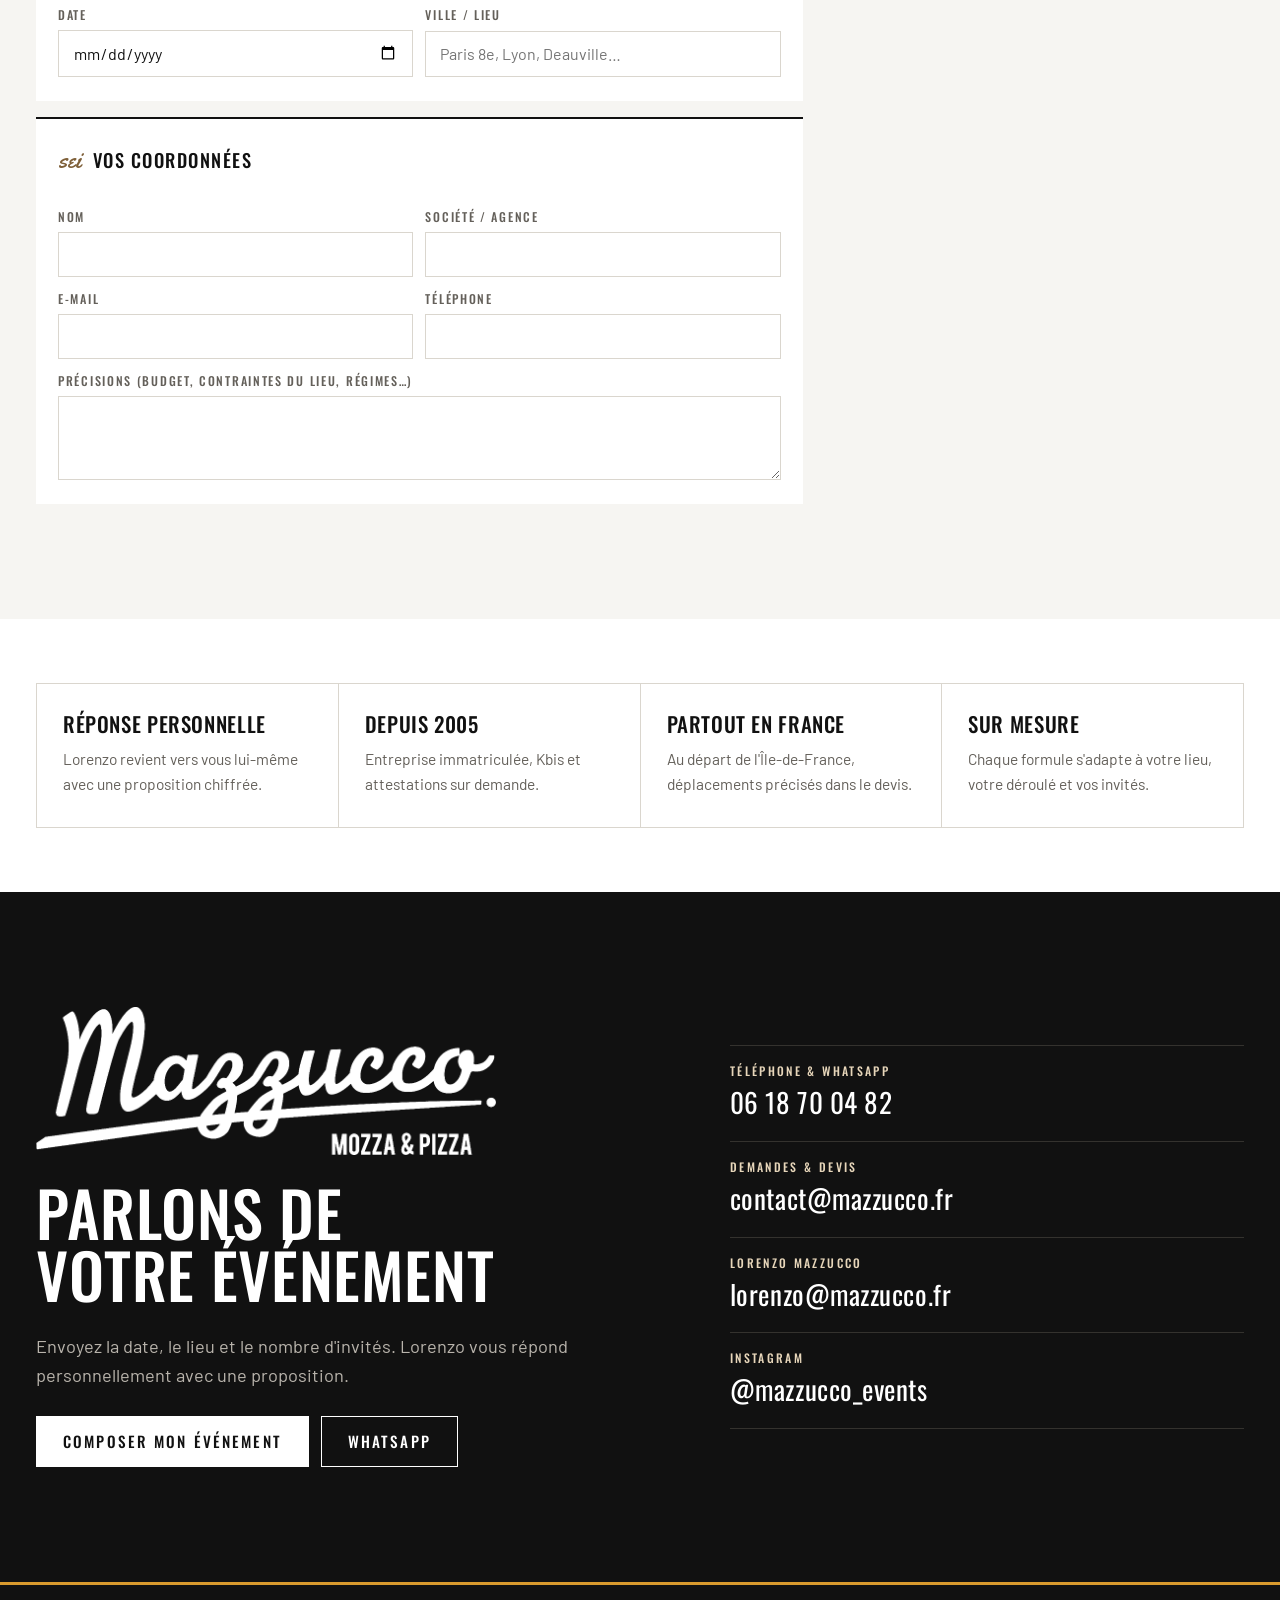
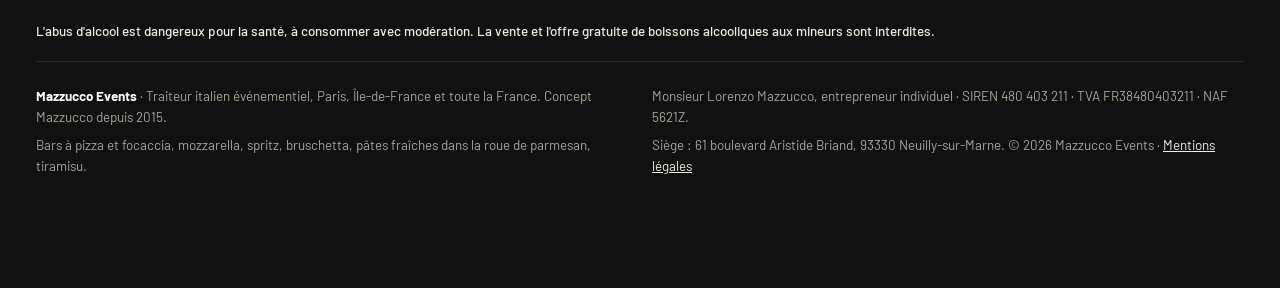
<file: docs/devis.html>
<!doctype html>
<html lang="fr">
<head>
<meta charset="utf-8">
<meta name="viewport" content="width=device-width, initial-scale=1, viewport-fit=cover">
<title>Devis Mazzucco Events</title>
<meta name="description" content="Composez votre événement italien avec Lorenzo : occasion, nombre d'invités, animations pizza, mozzarella, pâtes et tiramisu. Estimation des quantités et demande de devis en un clic.">
<link rel="canonical" href="https://www.mazzucco.fr/devis.html">
<meta property="og:type" content="website">
<meta property="og:title" content="Devis Mazzucco Events">
<meta property="og:description" content="Composez votre événement italien avec Lorenzo : occasion, nombre d'invités, animations pizza, mozzarella, pâtes et tiramisu. Estimation des quantités et demande de devis en un clic.">
<meta property="og:url" content="https://www.mazzucco.fr/devis.html">
<meta property="og:image" content="https://www.mazzucco.fr/assets/logo-round.png">
<meta property="og:locale" content="fr_FR">
<link rel="icon" href="assets/logo-round.png">
<link rel="preconnect" href="https://fonts.googleapis.com">
<link rel="preconnect" href="https://fonts.gstatic.com" crossorigin>
<link rel="stylesheet" href="https://fonts.googleapis.com/css2?family=Oswald:wght@400;500;600&family=Barlow:ital,wght@0,400;0,500;0,600;1,400&family=Yellowtail&family=Courier+Prime:wght@400;700&display=swap">
<link rel="stylesheet" href="style.css">
<script type="application/ld+json">
{
 "@context": "https://schema.org",
 "@type": "WebPage",
 "name": "Configurateur de devis Mazzucco Events",
 "url": "https://www.mazzucco.fr/devis.html",
 "isPartOf": {
  "@type": "WebSite",
  "name": "Mazzucco Events",
  "url": "https://www.mazzucco.fr/"
 },
 "about": {
  "@id": "https://www.mazzucco.fr/#business"
 }
}
</script>
</head>
<body>
<svg width="0" height="0" style="position:absolute" aria-hidden="true" focusable="false">
<symbol id="lorenzo" viewBox="0 0 300 430">
  <path d="M168 40q-10 30 4 58M290 46q10 28-4 54" fill="none" stroke="#111" stroke-width="2.5" stroke-linecap="round" opacity=".45"/>
  <path d="M78 432C80 340 100 272 150 264C200 272 220 340 222 432Z" fill="#fff" stroke="#111" stroke-width="3"/>
  <path d="M106 306H194L204 432H96Z" fill="#111"/>
  <path d="M112 306L134 266M188 306L166 266" stroke="#111" stroke-width="6"/>
  <text x="150" y="360" text-anchor="middle" font-family="Yellowtail, Brush Script MT, cursive" font-size="25" fill="#fff" transform="rotate(-6 150 358)" textLength="78" lengthAdjust="spacingAndGlyphs">Mazzucco</text>
  <path d="M110 377L192 366" stroke="#fff" stroke-width="2.5" stroke-linecap="round"/>
  <path d="M94 286L66 336L104 362" fill="none" stroke="#111" stroke-width="28" stroke-linecap="round" stroke-linejoin="round"/>
  <path d="M94 286L82 308" stroke="#fff" stroke-width="21" stroke-linecap="round"/>
  <path d="M82 308L66 336L104 362" fill="none" stroke="#EBC9A0" stroke-width="21" stroke-linecap="round" stroke-linejoin="round"/>
  <path d="M77 300L91 309" stroke="#111" stroke-width="2.5"/>
  <path d="M206 286L240 210L230 122" fill="none" stroke="#111" stroke-width="28" stroke-linecap="round" stroke-linejoin="round"/>
  <path d="M206 286L226 240" stroke="#fff" stroke-width="21" stroke-linecap="round"/>
  <path d="M226 240L240 210L230 122" fill="none" stroke="#EBC9A0" stroke-width="20" stroke-linecap="round" stroke-linejoin="round"/>
  <path d="M216 235L236 245" stroke="#111" stroke-width="2.5"/>
  <path d="M230 118L229 100" stroke="#111" stroke-width="8" stroke-linecap="round"/>
  <path d="M230 117L229.3 101" stroke="#EBC9A0" stroke-width="4" stroke-linecap="round"/>
  <g>
    <animateTransform attributeName="transform" type="rotate" from="0 229 70" to="360 229 70" dur="1.4s" repeatCount="indefinite"/>
    <circle cx="229" cy="70" r="44" fill="#D9A15A" stroke="#111" stroke-width="3"/>
    <circle cx="229" cy="70" r="35" fill="#C2311B"/>
    <circle cx="216" cy="59" r="7" fill="#FBF6EA"/><circle cx="243" cy="61" r="6" fill="#FBF6EA"/><circle cx="237" cy="83" r="7.5" fill="#FBF6EA"/><circle cx="213" cy="80" r="5" fill="#FBF6EA"/><circle cx="229" cy="70" r="5" fill="#FBF6EA"/>
    <ellipse cx="227" cy="52" rx="6" ry="3.2" fill="#2F7A3A" transform="rotate(-25 227 52)"/><ellipse cx="250" cy="76" rx="6" ry="3.2" fill="#2F7A3A" transform="rotate(50 250 76)"/><ellipse cx="221" cy="90" rx="6" ry="3.2" fill="#2F7A3A" transform="rotate(10 221 90)"/>
    <circle cx="207" cy="45" r="2" fill="#7A3A12"/><circle cx="256" cy="54" r="2.4" fill="#7A3A12"/><circle cx="250" cy="100" r="2" fill="#7A3A12"/><circle cx="198" cy="84" r="2.2" fill="#7A3A12"/>
  </g>
  <rect x="136" y="228" width="28" height="42" rx="6" fill="#EBC9A0" stroke="#111" stroke-width="3"/>
  <path d="M124 262H176L150 294Z" fill="#B48D5C" stroke="#111" stroke-width="3" stroke-linejoin="round"/>
  <circle cx="150" cy="265" r="7" fill="#B48D5C" stroke="#111" stroke-width="3"/>
  <ellipse cx="110" cy="198" rx="8" ry="12" fill="#EBC9A0" stroke="#111" stroke-width="3"/>
  <ellipse cx="190" cy="198" rx="8" ry="12" fill="#EBC9A0" stroke="#111" stroke-width="3"/>
  <ellipse cx="150" cy="192" rx="40" ry="48" fill="#EBC9A0" stroke="#111" stroke-width="3"/>
  <path d="M112 170q-3 14 1 26M188 170q3 14-1 26" stroke="#111" stroke-width="6" stroke-linecap="round" fill="none"/>
  <path d="M106 166C104 134 128 122 152 122C178 122 198 134 196 160C196 164 194 166 192 168Z" fill="#111"/>
  <path d="M102 164C124 155 178 153 200 162C206 166 202 175 195 175C170 168 130 168 107 175C99 175 96 168 102 164Z" fill="#111"/>
  <path d="M114 158C134 150 168 149 190 156" stroke="#5A5650" stroke-width="1.5" fill="none" stroke-dasharray="3 3"/>
  <path d="M124 181q10-6 20 0M156 181q10-6 20 0" stroke="#111" stroke-width="4.5" stroke-linecap="round" fill="none"/>
  <circle cx="134" cy="195" r="12" fill="#fff" fill-opacity=".3" stroke="#111" stroke-width="3"/>
  <circle cx="166" cy="195" r="12" fill="#fff" fill-opacity=".3" stroke="#111" stroke-width="3"/>
  <path d="M146 194q4-3 8 0M122 193L112 191M178 193L188 191" stroke="#111" stroke-width="3" fill="none"/>
  <circle cx="135" cy="196" r="3.3" fill="#111"/><circle cx="167" cy="196" r="3.3" fill="#111"/>
  <circle cx="136.2" cy="194.8" r="1" fill="#fff"/><circle cx="168.2" cy="194.8" r="1" fill="#fff"/>
  <path d="M151 202C146 211 144 216 150 218C154 219 157 216 156 213" fill="none" stroke="#111" stroke-width="3" stroke-linecap="round"/>
  <circle cx="121" cy="215" r="6" fill="#DE9774" opacity=".55"/><circle cx="179" cy="215" r="6" fill="#DE9774" opacity=".55"/>
  <path d="M150 222C140 215 124 217 115 228C113 233 118 235 122 231C130 224 140 228 150 230C160 228 170 224 178 231C182 235 187 233 185 228C176 217 160 215 150 222Z" fill="#111"/>
  <path d="M139 237Q150 247 161 237Z" fill="#7A2E1E" stroke="#111" stroke-width="3" stroke-linejoin="round"/>
</symbol>
</svg>
<header class="site">
  <div class="wrap nav">
    <a class="logo" href="./"><img src="assets/logo-black.png" alt="Mazzucco, Mozza &amp; Pizza" width="934" height="300"></a>
    <ul id="navList">
      <li><a href="./#maison">La maison</a></li>
      <li><a href="./#animations">Animations</a></li>
      <li><a href="./#produits">Produits</a></li>
      <li><a href="./#catalogues">Catalogues</a></li>
      <li><a href="./#presse">Presse</a></li>
      <li><a href="galerie.html">Galerie</a></li>
      <li><a href="./#faq">FAQ</a></li>
      <li><a href="devis.html" aria-current="page">Devis</a></li>
    </ul>
    <a class="btn btn-ink" href="devis.html">Demander un devis</a>
    <button class="menu-btn" id="menuBtn" aria-expanded="false" aria-controls="navList">Menu</button>
  </div>
</header>

<main id="top">
<section class="devis-hero black">
  <div class="wrap grid">
    <div>
      <span class="kicker">Componi · configurateur de devis</span>
      <h1 style="margin-top:16px">Composez votre événement <span class="script">avec Lorenzo</span></h1>
      <p class="lede">Choisissez l'occasion, le nombre d'invités et les animations. La comanda se remplit au fur et à mesure avec une estimation des quantités ; envoyez-la à Lorenzo en un clic. Cette estimation est indicative et sans engagement : le devis définitif est établi par Lorenzo après un rendez-vous.</p>
    </div>
  </div>
</section>

<section class="section config" style="padding-top:48px">
  <div class="wrap config-grid">
    <form class="steps" id="cfg" novalidate>
      <fieldset>
        <legend><b>uno</b>L'occasion</legend>
        <div class="chips">
          <label class="chip"><input type="radio" name="occ" id="occ1" value="Soirée d'entreprise" checked><span>Soirée d'entreprise</span></label>
          <label class="chip"><input type="radio" name="occ" id="occ2" value="Séminaire / réunion"><span>Séminaire / réunion</span></label>
          <label class="chip"><input type="radio" name="occ" id="occ3" value="Salon / stand"><span>Salon / stand</span></label>
          <label class="chip"><input type="radio" name="occ" id="occ4" value="Lancement / inauguration"><span>Lancement / inauguration</span></label>
          <label class="chip"><input type="radio" name="occ" id="occ5" value="Mariage"><span>Mariage</span></label>
          <label class="chip"><input type="radio" name="occ" id="occ6" value="Fête privée"><span>Fête privée</span></label>
        </div>
      </fieldset>
      <fieldset>
        <legend><b>due</b>Le nombre d'invités</legend>
        <div class="guests">
          <input type="range" id="guests" min="20" max="1500" step="10" value="120" aria-label="Nombre d'invités">
          <output id="guestsOut" for="guests">120</output>
        </div>
        <div class="presets" aria-label="Raccourcis">
          <button type="button" data-g="40">40</button><button type="button" data-g="80">80</button><button type="button" data-g="150">150</button><button type="button" data-g="300">300</button><button type="button" data-g="600">600</button><button type="button" data-g="1000">1 000</button>
        </div>
      </fieldset>
      <fieldset>
        <legend><b>tre</b>Les animations</legend>
        <div class="chips">
          <label class="chip"><input type="checkbox" name="anim" id="a1" value="pizza" checked><span>Pizza &amp; focaccia</span></label>
          <label class="chip"><input type="checkbox" name="anim" id="a2" value="mozza" checked><span>Mozzarella &amp; antipasti</span></label>
          <label class="chip"><input type="checkbox" name="anim" id="a3" value="pasta"><span>Pâtes dans le parmesan</span></label>
          <label class="chip"><input type="checkbox" name="anim" id="a5" value="spritz"><span>Bar à spritz</span></label>
          <label class="chip"><input type="checkbox" name="anim" id="a6" value="bruschetta"><span>Bar à bruschetta</span></label>
          <label class="chip"><input type="checkbox" name="anim" id="a4" value="tiramisu"><span>Bar à tiramisu</span></label>
        </div>
      </fieldset>
      <fieldset>
        <legend><b>quattro</b>Le format</legend>
        <div class="chips">
          <label class="chip"><input type="radio" name="fmt" id="f1" value="cocktail" checked><span>Cocktail dînatoire (debout)</span></label>
          <label class="chip"><input type="radio" name="fmt" id="f2" value="repas"><span>Repas complet</span></label>
        </div>
      </fieldset>
      <fieldset>
        <legend><b>cinque</b>Quand et où</legend>
        <div class="fields">
          <div class="field"><label for="date">Date</label><input type="date" id="date"></div>
          <div class="field"><label for="city">Ville / lieu</label><input type="text" id="city" placeholder="Paris 8e, Lyon, Deauville…"></div>
        </div>
      </fieldset>
      <fieldset>
        <legend><b>sei</b>Vos coordonnées</legend>
        <div class="fields">
          <div class="field"><label for="name">Nom</label><input type="text" id="name" autocomplete="name"></div>
          <div class="field"><label for="company">Société / agence</label><input type="text" id="company" autocomplete="organization"></div>
          <div class="field"><label for="email">E-mail</label><input type="email" id="email" autocomplete="email"></div>
          <div class="field"><label for="phone">Téléphone</label><input type="tel" id="phone" autocomplete="tel"></div>
          <div class="field full"><label for="msg">Précisions (budget, contraintes du lieu, régimes…)</label><textarea id="msg"></textarea></div>
        </div>
      </fieldset>
    </form>

    <aside class="side">
      <div class="guide">
        <svg class="lorenzo" viewBox="0 0 300 430" aria-hidden="true"><use href="#lorenzo"/></svg>
        <div class="bubble" aria-live="polite"><span class="script">Lorenzo</span><span id="guideText">Ciao ! Dites-moi tout, je prépare votre comanda.</span></div>
      </div>
      <div class="ticket-wrap kraft">
        <div class="ticket">
          <div class="t-head"><img src="assets/logo-black.png" alt="Mazzucco" width="934" height="300"><div>Comanda n° <span id="tNum">0000</span></div></div>
          <div class="row"><span>Occasion</span><span id="tOcc">—</span></div>
          <div class="row"><span>Tavolo</span><span id="tGuests">—</span></div>
          <div class="row"><span>Format</span><span id="tFmt">—</span></div>
          <div class="row"><span>Date</span><span id="tDate">à définir</span></div>
          <div class="row"><span>Lieu</span><span id="tCity">à définir</span></div>
          <div class="sep"></div>
          <div class="items" id="tItems"></div>
          <div class="sep"></div>
          <div class="row"><span>Équipe estimée</span><span id="tStaff">—</span></div>
          <div class="row"><span>Durée de service</span><span id="tDur">—</span></div>
          <div class="row"><span>Service &amp; logistique</span><span id="tSvc">+ 15 %</span></div>
          <p class="disc-t">Quantités et tarifs indicatifs, non contractuels. Service et logistique : 15 % du montant des prestations. Demande sans engagement : le devis définitif est établi par Lorenzo après un rendez-vous.</p>
          <p class="disc-t" id="tAlc" hidden>L'abus d'alcool est dangereux pour la santé, à consommer avec modération.</p>
          <div class="stamp" id="stamp">Pronto!</div>
        </div>
        <div class="send">
          <a class="btn wa-btn" id="sendWa" href="https://wa.me/33618700482" target="_blank" rel="noopener">Envoyer à Lorenzo sur WhatsApp</a>
          <button class="btn btn-ink" type="button" id="copyBtn">Copier ma demande</button>
          <p class="hint" id="copyHint">Ou par e-mail : <b>contact@mazzucco.fr</b></p>
        </div>
      </div>
    </aside>
  </div>
</section>

<section class="section" style="padding-block:64px">
  <div class="wrap">
    <div class="pros-grid">
      <div class="pro"><h3>Réponse personnelle</h3><p>Lorenzo revient vers vous lui-même avec une proposition chiffrée.</p></div>
      <div class="pro"><h3>Depuis 2005</h3><p>Entreprise immatriculée, Kbis et attestations sur demande.</p></div>
      <div class="pro"><h3>Partout en France</h3><p>Au départ de l'Île-de-France, déplacements précisés dans le devis.</p></div>
      <div class="pro"><h3>Sur mesure</h3><p>Chaque formule s'adapte à votre lieu, votre déroulé et vos invités.</p></div>
    </div>
  </div>
</section>

<section class="section black contact" id="contact">
  <div class="wrap contact-grid">
    <div style="display:grid;gap:26px">
      <img class="logo-w" src="assets/logo-white.png" alt="Mazzucco, Mozza &amp; Pizza" width="934" height="300" loading="lazy">
      <h2>Parlons de votre événement</h2>
      <p class="lede">Envoyez la date, le lieu et le nombre d'invités. Lorenzo vous répond personnellement avec une proposition.</p>
      <div class="ctas"><a class="btn btn-white" href="devis.html">Composer mon événement</a><a class="btn btn-line" href="https://wa.me/33618700482" target="_blank" rel="noopener">WhatsApp</a></div>
    </div>
    <div class="lines">
      <div class="cline"><span class="k">Téléphone &amp; WhatsApp</span><span class="v">06 18 70 04 82</span></div>
      <div class="cline"><span class="k">Demandes &amp; devis</span><span class="v">contact@mazzucco.fr</span></div>
      <div class="cline"><span class="k">Lorenzo Mazzucco</span><span class="v">lorenzo@mazzucco.fr</span></div>
      <div class="cline"><span class="k">Instagram</span><span class="v"><a href="https://instagram.com/mazzucco_events" target="_blank" rel="noopener">@mazzucco_events</a></span></div>
    </div>
  </div>
</section>
</main>

<footer>
  <div class="wrap foot">
    <p class="foot-alc">L'abus d'alcool est dangereux pour la santé, à consommer avec modération. La vente et l'offre gratuite de boissons alcooliques aux mineurs sont interdites.</p>
    <div><p><b style="color:#fff">Mazzucco Events</b> · Traiteur italien événementiel, Paris, Île-de-France et toute la France. Concept Mazzucco depuis 2015.</p><p>Bars à pizza et focaccia, mozzarella, spritz, bruschetta, pâtes fraîches dans la roue de parmesan, tiramisu.</p></div>
    <div><p>Monsieur Lorenzo Mazzucco, entrepreneur individuel · SIREN 480 403 211 · TVA FR38480403211 · NAF 5621Z.</p><p>Siège : 61 boulevard Aristide Briand, 93330 Neuilly-sur-Marne. © 2026 Mazzucco Events · <a href="mentions-legales.html">Mentions légales</a></p></div>
  </div>
</footer>
<a class="wa-fab" href="https://wa.me/33618700482?text=Bonjour%20Lorenzo%2C%20je%20souhaite%20un%20devis%20pour%20un%20%C3%A9v%C3%A9nement." target="_blank" rel="noopener" aria-label="Écrire à Mazzucco Events sur WhatsApp">
  <span class="tip">Une question ? WhatsApp</span>
  <svg viewBox="0 0 32 32" aria-hidden="true"><path fill="#fff" d="M16 3.5C9.1 3.5 3.5 9 3.5 15.8c0 2.4.7 4.6 1.9 6.5L3.6 28.5l6.4-1.7c1.8 1 3.9 1.5 6 1.5 6.9 0 12.5-5.5 12.5-12.3S22.9 3.5 16 3.5zm0 22.6c-1.9 0-3.7-.5-5.3-1.4l-.4-.2-3.8 1 1-3.6-.2-.4c-1.1-1.6-1.7-3.5-1.7-5.5 0-5.6 4.6-10.2 10.4-10.2s10.4 4.6 10.4 10.2S21.8 26.1 16 26.1zm5.7-7.6c-.3-.2-1.8-.9-2.1-1s-.5-.2-.7.2-.8 1-1 1.2-.4.2-.7.1c-.3-.2-1.3-.5-2.5-1.5-.9-.8-1.5-1.8-1.7-2.1s0-.5.1-.6l.5-.6c.2-.2.2-.3.3-.5.1-.2.1-.4 0-.6l-1-2.3c-.3-.6-.5-.5-.7-.5h-.6c-.2 0-.6.1-.9.4s-1.2 1.1-1.2 2.7 1.2 3.1 1.3 3.3c.2.2 2.3 3.5 5.6 4.9.8.3 1.4.5 1.9.7.8.2 1.5.2 2.1.1.6-.1 1.8-.7 2.1-1.4.3-.7.3-1.3.2-1.4-.1-.1-.3-.2-.6-.3z"/></svg>
</a>
<div class="radio kraft" id="radio" role="region" aria-label="Radio Mazzucco">
  <span class="grille" aria-hidden="true"></span>
  <button class="radio-btn" id="radioPlay" type="button" aria-pressed="false" aria-label="Écouter Radio Mazzucco"></button>
  <div class="radio-info"><span class="onair"><i></i>On air</span><span class="station">Radio Mazzucco</span><span class="track" id="radioTrack"></span></div>
  <span class="eq" aria-hidden="true"><i></i><i></i><i></i><i></i></span>
  <input type="range" id="radioVol" min="0" max="1" step="0.05" value="0.6" aria-label="Volume de la radio">
</div>
<script src="site.js"></script>
<script src="devis.js"></script>
</body>
</html>
</file>
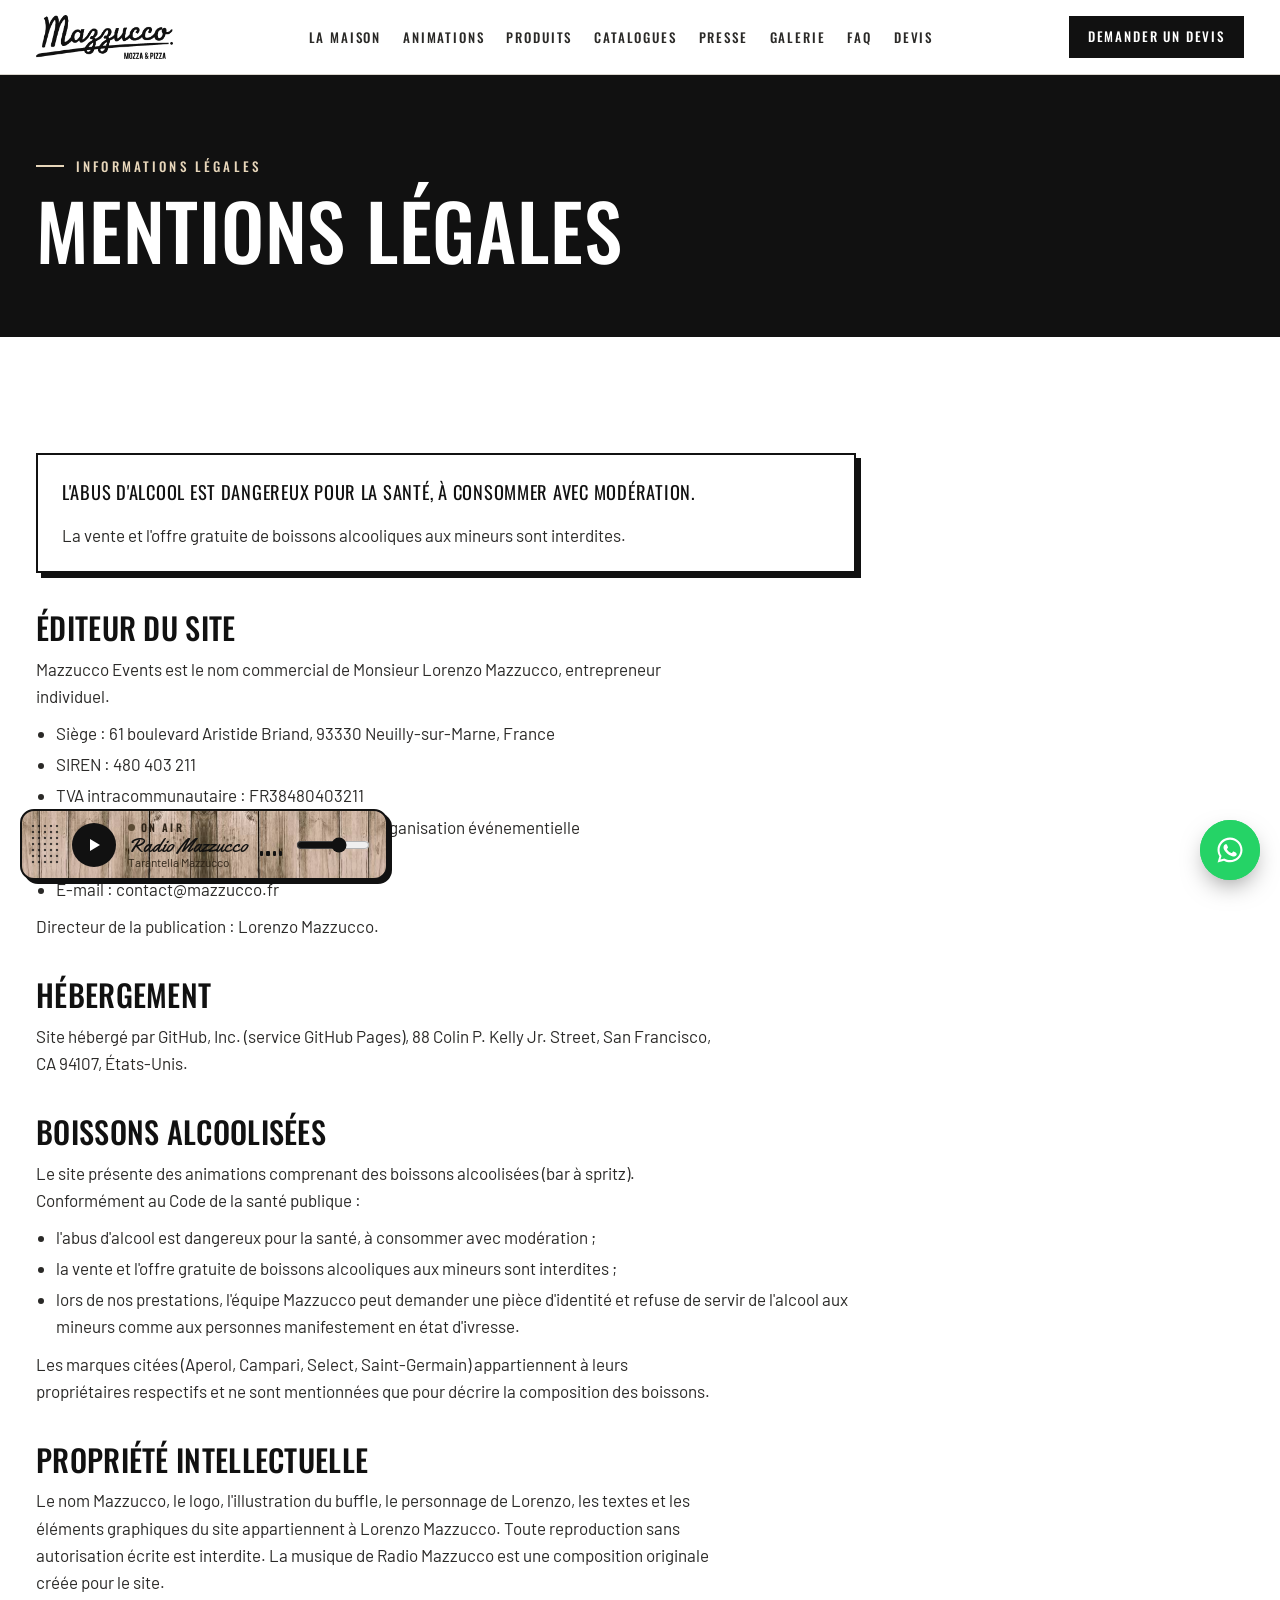
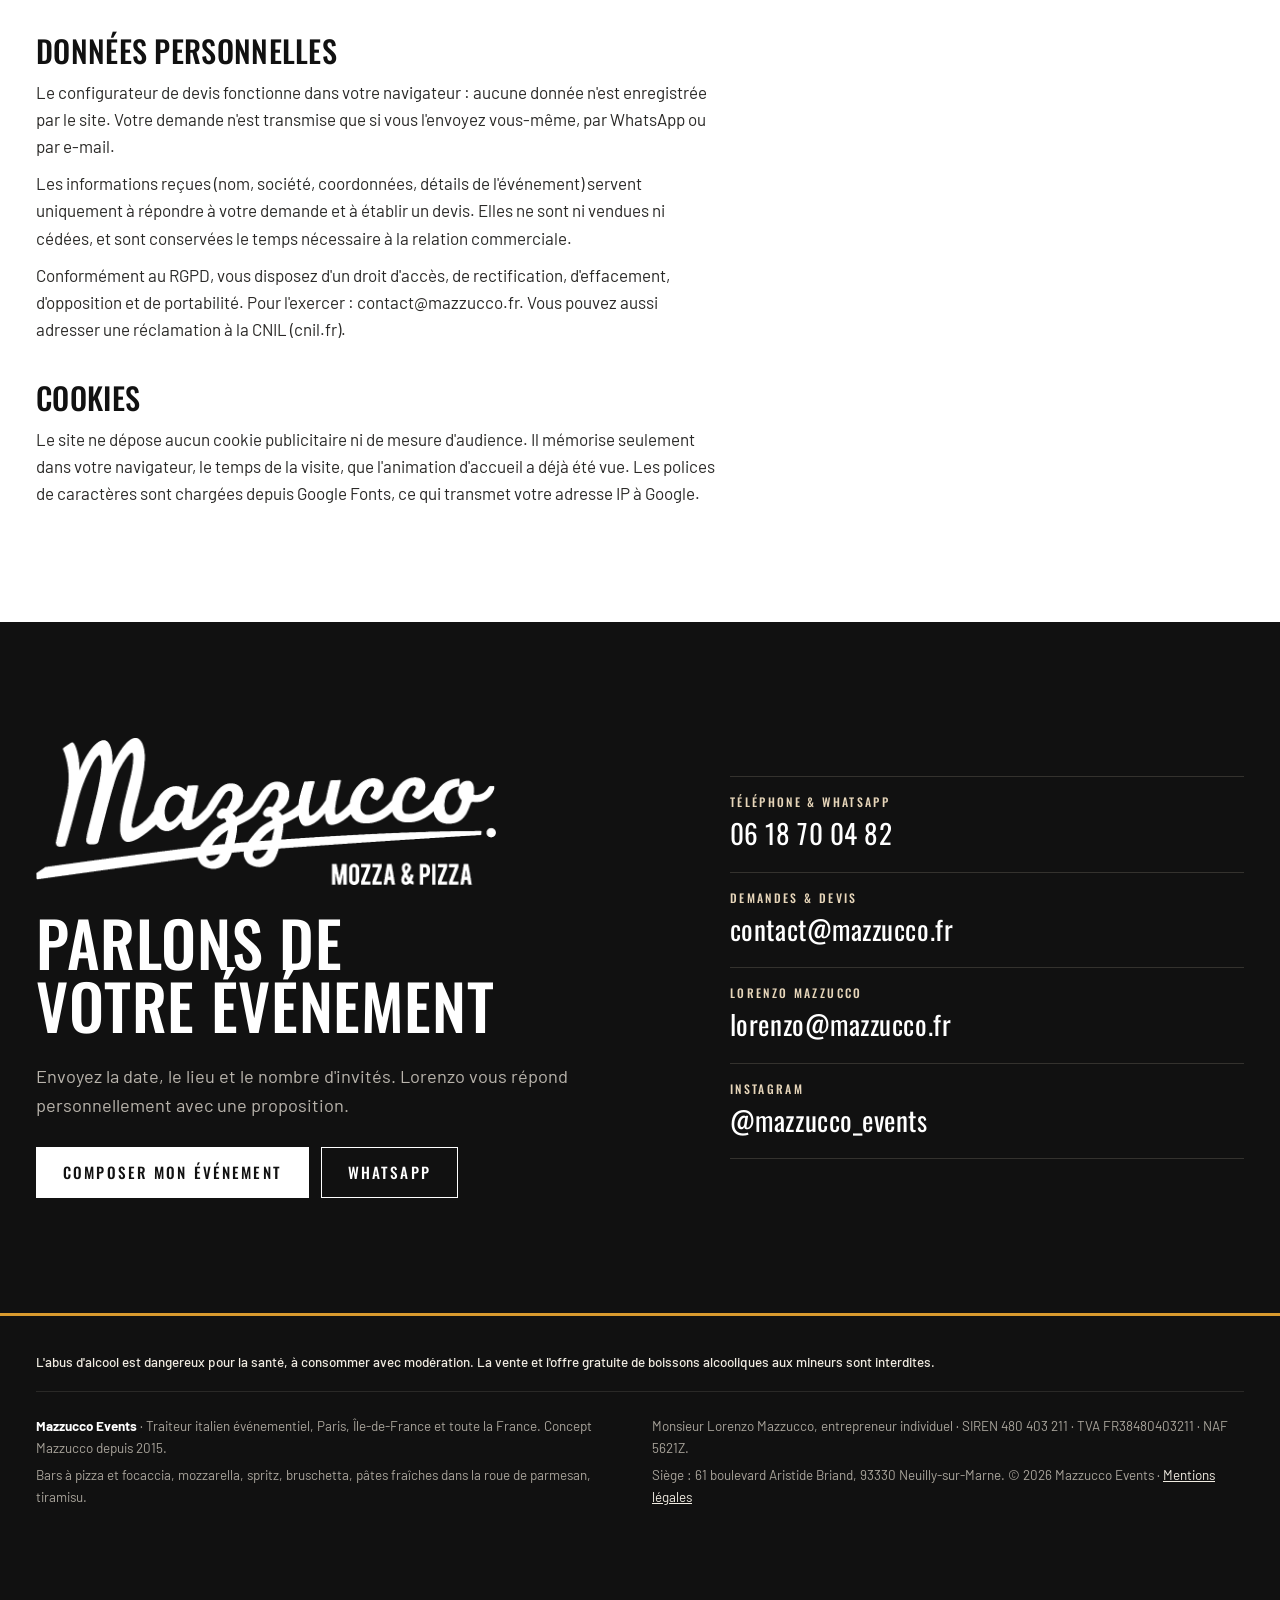
<file: docs/mentions-legales.html>
<!doctype html>
<html lang="fr">
<head>
<meta charset="utf-8">
<meta name="viewport" content="width=device-width, initial-scale=1, viewport-fit=cover">
<title>Mentions légales Mazzucco</title>
<meta name="description" content="Mentions légales de Mazzucco Events : éditeur, hébergement, boissons alcoolisées, propriété intellectuelle, données personnelles et cookies.">
<link rel="canonical" href="https://www.mazzucco.fr/mentions-legales.html">
<meta property="og:type" content="website">
<meta property="og:title" content="Mentions légales Mazzucco">
<meta property="og:description" content="Mentions légales de Mazzucco Events : éditeur, hébergement, boissons alcoolisées, propriété intellectuelle, données personnelles et cookies.">
<meta property="og:url" content="https://www.mazzucco.fr/mentions-legales.html">
<meta property="og:image" content="https://www.mazzucco.fr/assets/logo-round.png">
<meta property="og:locale" content="fr_FR">
<link rel="icon" href="assets/logo-round.png">
<link rel="preconnect" href="https://fonts.googleapis.com">
<link rel="preconnect" href="https://fonts.gstatic.com" crossorigin>
<link rel="stylesheet" href="https://fonts.googleapis.com/css2?family=Oswald:wght@400;500;600&family=Barlow:ital,wght@0,400;0,500;0,600;1,400&family=Yellowtail&family=Courier+Prime:wght@400;700&display=swap">
<link rel="stylesheet" href="style.css">
<script type="application/ld+json">
{
 "@context": "https://schema.org",
 "@type": "WebPage",
 "name": "Mentions légales Mazzucco Events",
 "url": "https://www.mazzucco.fr/mentions-legales.html",
 "about": {
  "@id": "https://www.mazzucco.fr/#business"
 }
}
</script>
</head>
<body>
<svg width="0" height="0" style="position:absolute" aria-hidden="true" focusable="false">
<symbol id="lorenzo" viewBox="0 0 300 430">
  <path d="M168 40q-10 30 4 58M290 46q10 28-4 54" fill="none" stroke="#111" stroke-width="2.5" stroke-linecap="round" opacity=".45"/>
  <path d="M78 432C80 340 100 272 150 264C200 272 220 340 222 432Z" fill="#fff" stroke="#111" stroke-width="3"/>
  <path d="M106 306H194L204 432H96Z" fill="#111"/>
  <path d="M112 306L134 266M188 306L166 266" stroke="#111" stroke-width="6"/>
  <text x="150" y="360" text-anchor="middle" font-family="Yellowtail, Brush Script MT, cursive" font-size="25" fill="#fff" transform="rotate(-6 150 358)" textLength="78" lengthAdjust="spacingAndGlyphs">Mazzucco</text>
  <path d="M110 377L192 366" stroke="#fff" stroke-width="2.5" stroke-linecap="round"/>
  <path d="M94 286L66 336L104 362" fill="none" stroke="#111" stroke-width="28" stroke-linecap="round" stroke-linejoin="round"/>
  <path d="M94 286L82 308" stroke="#fff" stroke-width="21" stroke-linecap="round"/>
  <path d="M82 308L66 336L104 362" fill="none" stroke="#EBC9A0" stroke-width="21" stroke-linecap="round" stroke-linejoin="round"/>
  <path d="M77 300L91 309" stroke="#111" stroke-width="2.5"/>
  <path d="M206 286L240 210L230 122" fill="none" stroke="#111" stroke-width="28" stroke-linecap="round" stroke-linejoin="round"/>
  <path d="M206 286L226 240" stroke="#fff" stroke-width="21" stroke-linecap="round"/>
  <path d="M226 240L240 210L230 122" fill="none" stroke="#EBC9A0" stroke-width="20" stroke-linecap="round" stroke-linejoin="round"/>
  <path d="M216 235L236 245" stroke="#111" stroke-width="2.5"/>
  <path d="M230 118L229 100" stroke="#111" stroke-width="8" stroke-linecap="round"/>
  <path d="M230 117L229.3 101" stroke="#EBC9A0" stroke-width="4" stroke-linecap="round"/>
  <g>
    <animateTransform attributeName="transform" type="rotate" from="0 229 70" to="360 229 70" dur="1.4s" repeatCount="indefinite"/>
    <circle cx="229" cy="70" r="44" fill="#D9A15A" stroke="#111" stroke-width="3"/>
    <circle cx="229" cy="70" r="35" fill="#C2311B"/>
    <circle cx="216" cy="59" r="7" fill="#FBF6EA"/><circle cx="243" cy="61" r="6" fill="#FBF6EA"/><circle cx="237" cy="83" r="7.5" fill="#FBF6EA"/><circle cx="213" cy="80" r="5" fill="#FBF6EA"/><circle cx="229" cy="70" r="5" fill="#FBF6EA"/>
    <ellipse cx="227" cy="52" rx="6" ry="3.2" fill="#2F7A3A" transform="rotate(-25 227 52)"/><ellipse cx="250" cy="76" rx="6" ry="3.2" fill="#2F7A3A" transform="rotate(50 250 76)"/><ellipse cx="221" cy="90" rx="6" ry="3.2" fill="#2F7A3A" transform="rotate(10 221 90)"/>
    <circle cx="207" cy="45" r="2" fill="#7A3A12"/><circle cx="256" cy="54" r="2.4" fill="#7A3A12"/><circle cx="250" cy="100" r="2" fill="#7A3A12"/><circle cx="198" cy="84" r="2.2" fill="#7A3A12"/>
  </g>
  <rect x="136" y="228" width="28" height="42" rx="6" fill="#EBC9A0" stroke="#111" stroke-width="3"/>
  <path d="M124 262H176L150 294Z" fill="#B48D5C" stroke="#111" stroke-width="3" stroke-linejoin="round"/>
  <circle cx="150" cy="265" r="7" fill="#B48D5C" stroke="#111" stroke-width="3"/>
  <ellipse cx="110" cy="198" rx="8" ry="12" fill="#EBC9A0" stroke="#111" stroke-width="3"/>
  <ellipse cx="190" cy="198" rx="8" ry="12" fill="#EBC9A0" stroke="#111" stroke-width="3"/>
  <ellipse cx="150" cy="192" rx="40" ry="48" fill="#EBC9A0" stroke="#111" stroke-width="3"/>
  <path d="M112 170q-3 14 1 26M188 170q3 14-1 26" stroke="#111" stroke-width="6" stroke-linecap="round" fill="none"/>
  <path d="M106 166C104 134 128 122 152 122C178 122 198 134 196 160C196 164 194 166 192 168Z" fill="#111"/>
  <path d="M102 164C124 155 178 153 200 162C206 166 202 175 195 175C170 168 130 168 107 175C99 175 96 168 102 164Z" fill="#111"/>
  <path d="M114 158C134 150 168 149 190 156" stroke="#5A5650" stroke-width="1.5" fill="none" stroke-dasharray="3 3"/>
  <path d="M124 181q10-6 20 0M156 181q10-6 20 0" stroke="#111" stroke-width="4.5" stroke-linecap="round" fill="none"/>
  <circle cx="134" cy="195" r="12" fill="#fff" fill-opacity=".3" stroke="#111" stroke-width="3"/>
  <circle cx="166" cy="195" r="12" fill="#fff" fill-opacity=".3" stroke="#111" stroke-width="3"/>
  <path d="M146 194q4-3 8 0M122 193L112 191M178 193L188 191" stroke="#111" stroke-width="3" fill="none"/>
  <circle cx="135" cy="196" r="3.3" fill="#111"/><circle cx="167" cy="196" r="3.3" fill="#111"/>
  <circle cx="136.2" cy="194.8" r="1" fill="#fff"/><circle cx="168.2" cy="194.8" r="1" fill="#fff"/>
  <path d="M151 202C146 211 144 216 150 218C154 219 157 216 156 213" fill="none" stroke="#111" stroke-width="3" stroke-linecap="round"/>
  <circle cx="121" cy="215" r="6" fill="#DE9774" opacity=".55"/><circle cx="179" cy="215" r="6" fill="#DE9774" opacity=".55"/>
  <path d="M150 222C140 215 124 217 115 228C113 233 118 235 122 231C130 224 140 228 150 230C160 228 170 224 178 231C182 235 187 233 185 228C176 217 160 215 150 222Z" fill="#111"/>
  <path d="M139 237Q150 247 161 237Z" fill="#7A2E1E" stroke="#111" stroke-width="3" stroke-linejoin="round"/>
</symbol>
</svg>
<header class="site">
  <div class="wrap nav">
    <a class="logo" href="./"><img src="assets/logo-black.png" alt="Mazzucco, Mozza &amp; Pizza" width="934" height="300"></a>
    <ul id="navList">
      <li><a href="./#maison">La maison</a></li>
      <li><a href="./#animations">Animations</a></li>
      <li><a href="./#produits">Produits</a></li>
      <li><a href="./#catalogues">Catalogues</a></li>
      <li><a href="./#presse">Presse</a></li>
      <li><a href="galerie.html">Galerie</a></li>
      <li><a href="./#faq">FAQ</a></li>
      <li><a href="devis.html">Devis</a></li>
    </ul>
    <a class="btn btn-ink" href="devis.html">Demander un devis</a>
    <button class="menu-btn" id="menuBtn" aria-expanded="false" aria-controls="navList">Menu</button>
  </div>
</header>

<main id="top">
<section class="devis-hero black">
  <div class="wrap">
    <span class="kicker">Informations légales</span>
    <h1 style="margin-top:16px">Mentions légales</h1>
  </div>
</section>

<section class="section">
  <div class="wrap"><div class="legal">
    <div class="alc-box">
      <p class="alc-main">L'abus d'alcool est dangereux pour la santé, à consommer avec modération.</p>
      <p>La vente et l'offre gratuite de boissons alcooliques aux mineurs sont interdites.</p>
    </div>

    <div>
      <h2>Éditeur du site</h2>
      <p>Mazzucco Events est le nom commercial de Monsieur Lorenzo Mazzucco, entrepreneur individuel.</p>
      <ul>
        <li>Siège : 61 boulevard Aristide Briand, 93330 Neuilly-sur-Marne, France</li>
        <li>SIREN : 480 403 211</li>
        <li>TVA intracommunautaire : FR38480403211</li>
        <li>Activité : services des traiteurs (NAF 5621Z), organisation événementielle</li>
        <li>Téléphone : 06 18 70 04 82</li>
        <li>E-mail : contact@mazzucco.fr</li>
      </ul>
      <p>Directeur de la publication : Lorenzo Mazzucco.</p>
    </div>

    <div>
      <h2>Hébergement</h2>
      <p>Site hébergé par GitHub, Inc. (service GitHub Pages), 88 Colin P. Kelly Jr. Street, San Francisco, CA 94107, États-Unis.</p>
    </div>

    <div>
      <h2>Boissons alcoolisées</h2>
      <p>Le site présente des animations comprenant des boissons alcoolisées (bar à spritz). Conformément au Code de la santé publique :</p>
      <ul>
        <li>l'abus d'alcool est dangereux pour la santé, à consommer avec modération ;</li>
        <li>la vente et l'offre gratuite de boissons alcooliques aux mineurs sont interdites ;</li>
        <li>lors de nos prestations, l'équipe Mazzucco peut demander une pièce d'identité et refuse de servir de l'alcool aux mineurs comme aux personnes manifestement en état d'ivresse.</li>
      </ul>
      <p>Les marques citées (Aperol, Campari, Select, Saint-Germain) appartiennent à leurs propriétaires respectifs et ne sont mentionnées que pour décrire la composition des boissons.</p>
    </div>

    <div>
      <h2>Propriété intellectuelle</h2>
      <p>Le nom Mazzucco, le logo, l'illustration du buffle, le personnage de Lorenzo, les textes et les éléments graphiques du site appartiennent à Lorenzo Mazzucco. Toute reproduction sans autorisation écrite est interdite. La musique de Radio Mazzucco est une composition originale créée pour le site.</p>
    </div>

    <div>
      <h2>Données personnelles</h2>
      <p>Le configurateur de devis fonctionne dans votre navigateur : aucune donnée n'est enregistrée par le site. Votre demande n'est transmise que si vous l'envoyez vous-même, par WhatsApp ou par e-mail.</p>
      <p>Les informations reçues (nom, société, coordonnées, détails de l'événement) servent uniquement à répondre à votre demande et à établir un devis. Elles ne sont ni vendues ni cédées, et sont conservées le temps nécessaire à la relation commerciale.</p>
      <p>Conformément au RGPD, vous disposez d'un droit d'accès, de rectification, d'effacement, d'opposition et de portabilité. Pour l'exercer : contact@mazzucco.fr. Vous pouvez aussi adresser une réclamation à la CNIL (cnil.fr).</p>
    </div>

    <div>
      <h2>Cookies</h2>
      <p>Le site ne dépose aucun cookie publicitaire ni de mesure d'audience. Il mémorise seulement dans votre navigateur, le temps de la visite, que l'animation d'accueil a déjà été vue. Les polices de caractères sont chargées depuis Google Fonts, ce qui transmet votre adresse IP à Google.</p>
    </div>
  </div></div>
</section>

<section class="section black contact" id="contact">
  <div class="wrap contact-grid">
    <div style="display:grid;gap:26px">
      <img class="logo-w" src="assets/logo-white.png" alt="Mazzucco, Mozza &amp; Pizza" width="934" height="300" loading="lazy">
      <h2>Parlons de votre événement</h2>
      <p class="lede">Envoyez la date, le lieu et le nombre d'invités. Lorenzo vous répond personnellement avec une proposition.</p>
      <div class="ctas"><a class="btn btn-white" href="devis.html">Composer mon événement</a><a class="btn btn-line" href="https://wa.me/33618700482" target="_blank" rel="noopener">WhatsApp</a></div>
    </div>
    <div class="lines">
      <div class="cline"><span class="k">Téléphone &amp; WhatsApp</span><span class="v">06 18 70 04 82</span></div>
      <div class="cline"><span class="k">Demandes &amp; devis</span><span class="v">contact@mazzucco.fr</span></div>
      <div class="cline"><span class="k">Lorenzo Mazzucco</span><span class="v">lorenzo@mazzucco.fr</span></div>
      <div class="cline"><span class="k">Instagram</span><span class="v"><a href="https://instagram.com/mazzucco_events" target="_blank" rel="noopener">@mazzucco_events</a></span></div>
    </div>
  </div>
</section>
</main>

<footer>
  <div class="wrap foot">
    <p class="foot-alc">L'abus d'alcool est dangereux pour la santé, à consommer avec modération. La vente et l'offre gratuite de boissons alcooliques aux mineurs sont interdites.</p>
    <div><p><b style="color:#fff">Mazzucco Events</b> · Traiteur italien événementiel, Paris, Île-de-France et toute la France. Concept Mazzucco depuis 2015.</p><p>Bars à pizza et focaccia, mozzarella, spritz, bruschetta, pâtes fraîches dans la roue de parmesan, tiramisu.</p></div>
    <div><p>Monsieur Lorenzo Mazzucco, entrepreneur individuel · SIREN 480 403 211 · TVA FR38480403211 · NAF 5621Z.</p><p>Siège : 61 boulevard Aristide Briand, 93330 Neuilly-sur-Marne. © 2026 Mazzucco Events · <a href="mentions-legales.html">Mentions légales</a></p></div>
  </div>
</footer>
<a class="wa-fab" href="https://wa.me/33618700482?text=Bonjour%20Lorenzo%2C%20je%20souhaite%20un%20devis%20pour%20un%20%C3%A9v%C3%A9nement." target="_blank" rel="noopener" aria-label="Écrire à Mazzucco Events sur WhatsApp">
  <span class="tip">Une question ? WhatsApp</span>
  <svg viewBox="0 0 32 32" aria-hidden="true"><path fill="#fff" d="M16 3.5C9.1 3.5 3.5 9 3.5 15.8c0 2.4.7 4.6 1.9 6.5L3.6 28.5l6.4-1.7c1.8 1 3.9 1.5 6 1.5 6.9 0 12.5-5.5 12.5-12.3S22.9 3.5 16 3.5zm0 22.6c-1.9 0-3.7-.5-5.3-1.4l-.4-.2-3.8 1 1-3.6-.2-.4c-1.1-1.6-1.7-3.5-1.7-5.5 0-5.6 4.6-10.2 10.4-10.2s10.4 4.6 10.4 10.2S21.8 26.1 16 26.1zm5.7-7.6c-.3-.2-1.8-.9-2.1-1s-.5-.2-.7.2-.8 1-1 1.2-.4.2-.7.1c-.3-.2-1.3-.5-2.5-1.5-.9-.8-1.5-1.8-1.7-2.1s0-.5.1-.6l.5-.6c.2-.2.2-.3.3-.5.1-.2.1-.4 0-.6l-1-2.3c-.3-.6-.5-.5-.7-.5h-.6c-.2 0-.6.1-.9.4s-1.2 1.1-1.2 2.7 1.2 3.1 1.3 3.3c.2.2 2.3 3.5 5.6 4.9.8.3 1.4.5 1.9.7.8.2 1.5.2 2.1.1.6-.1 1.8-.7 2.1-1.4.3-.7.3-1.3.2-1.4-.1-.1-.3-.2-.6-.3z"/></svg>
</a>
<div class="radio kraft" id="radio" role="region" aria-label="Radio Mazzucco">
  <span class="grille" aria-hidden="true"></span>
  <button class="radio-btn" id="radioPlay" type="button" aria-pressed="false" aria-label="Écouter Radio Mazzucco"></button>
  <div class="radio-info"><span class="onair"><i></i>On air</span><span class="station">Radio Mazzucco</span><span class="track" id="radioTrack"></span></div>
  <span class="eq" aria-hidden="true"><i></i><i></i><i></i><i></i></span>
  <input type="range" id="radioVol" min="0" max="1" step="0.05" value="0.6" aria-label="Volume de la radio">
</div>
<script src="site.js"></script>
</body>
</html>
</file>
<file: docs/style.css>
/* Layout: Mazzucco's packaging world — black-and-white script logo, kraft pizza-box card, condensed caps like "MOZZA & PIZZA". Lorenzo, an ink-drawn pizzaiolo, is the one character; everything else stays quiet. Single deliberate light look. */
:root {
  color-scheme: light;
  --white: #FFFFFF;
  --paper: #F6F5F2;
  --ink: #111111;
  --ink-2: #2A2927;
  --muted: #64605A;
  --line: #DAD6CE;
  --kraft: #B48D5C;
  --kraft-deep: #7E5F38;
  --gold: #D99A2E;
  --wood-base: #AF9A80;
  --kraft-pale: #E7D6BA;
  --kraft-ink: #2E2418;
  --stamp: #B3261E;
  --wa: #25D366;
  --caps: "Oswald", "Bebas Neue", "Arial Narrow", Impact, sans-serif;
  --body: "Barlow", "Helvetica Neue", Arial, system-ui, sans-serif;
  --script: "Yellowtail", "Brush Script MT", cursive;
  --mono: "Courier Prime", "Courier New", ui-monospace, monospace;
  --gutter-l: max(16px, env(safe-area-inset-left, 0px));
  --gutter-r: max(16px, env(safe-area-inset-right, 0px));
  --kraft-tex: url("data:image/svg+xml;utf8,<svg xmlns='http://www.w3.org/2000/svg' width='240' height='240'><filter id='n'><feTurbulence type='fractalNoise' baseFrequency='.85' numOctaves='3' stitchTiles='stitch'/><feColorMatrix values='0 0 0 0 .28 0 0 0 0 .19 0 0 0 0 .09 0 0 0 .42 0'/></filter><rect width='100%' height='100%' filter='url(%23n)'/></svg>");
}
*, *::before, *::after { box-sizing: border-box; }
[hidden] { display: none !important; }
html { scroll-behavior: smooth; }
@media (prefers-reduced-motion: reduce) { html { scroll-behavior: auto; } }
body { margin: 0; background: var(--white); color: var(--ink); font-family: var(--body); font-size: 17px; line-height: 1.6; -webkit-font-smoothing: antialiased; overflow-x: hidden; }
body::before { content: ""; position: fixed; inset: 0 0 auto; height: env(safe-area-inset-top, 0px); z-index: 60; background: var(--white); }
a { color: inherit; }
img { display: block; max-width: 100%; }
:focus-visible { outline: 2px solid var(--kraft); outline-offset: 3px; }
.wrap { max-width: 1240px; margin: 0 auto; padding-left: var(--gutter-l); padding-right: var(--gutter-r); }
h1, h2, h3 { font-family: var(--caps); font-weight: 500; text-transform: uppercase; line-height: 1; letter-spacing: .01em; margin: 0; text-wrap: balance; }
h2 { font-size: clamp(2.2rem, 5vw, 3.9rem); }
h3 { font-size: 1.5rem; letter-spacing: .03em; }
p { margin: 0; }
.kicker { font-family: var(--caps); font-size: .82rem; letter-spacing: .24em; text-transform: uppercase; font-weight: 500; color: var(--kraft-deep); display: inline-flex; align-items: center; gap: 12px; }
.kicker::before { content: ""; width: 28px; height: 2px; background: currentColor; flex: none; }
.script { font-family: var(--script); text-transform: none; font-weight: 400; letter-spacing: 0; }
.lede { font-size: 1.14rem; color: var(--muted); max-width: 60ch; }
.section { padding-block: clamp(72px, 9vw, 120px); }
.head { display: grid; gap: 16px; margin-bottom: clamp(36px, 5vw, 60px); max-width: 780px; }
.btn { display: inline-flex; align-items: center; justify-content: center; gap: 10px; font: 500 .95rem/1 var(--caps); letter-spacing: .14em; text-transform: uppercase; padding: 17px 26px; text-decoration: none; border: 1.5px solid transparent; cursor: pointer; transition: background .15s, color .15s, transform .15s; text-align: center; }
.btn:hover { transform: translateY(-1px); }
.btn-ink { background: var(--ink); color: var(--white); }
.btn-ink:hover { background: var(--ink-2); }
.btn-white { background: var(--white); color: var(--ink); }
.btn-line { border-color: currentColor; background: transparent; color: inherit; }
/* Wood planks taken from the Mazzucco truck wrap (mirrored into a seamless tile) */
.kraft { background: var(--wood-base) url("assets/bois.jpg") repeat center top / 600px auto; color: var(--ink); }
.section.kraft, .facts.kraft, .proof-band.kraft { background-image: linear-gradient(rgba(250,244,234,.3), rgba(250,244,234,.3)), url("assets/bois.jpg"); background-size: auto, 600px auto; }
.kraft .kicker, .kraft .lede { color: var(--kraft-ink); }
.black { background: var(--ink); color: var(--white); }
.black .lede { color: #B9B4AC; }
.black .kicker { color: var(--kraft-pale); }

/* ---------- Loader ---------- */
#loader { position: fixed; inset: 0; z-index: 100; background: #0E0E0E; display: grid; place-items: center; cursor: pointer; clip-path: inset(0); transition: clip-path .85s cubic-bezier(.7,0,.2,1); }
#loader.out { clip-path: inset(0 0 100% 0); }
#loader .stage { display: grid; justify-items: center; gap: 30px; padding: 0 24px; }
#loader canvas { width: min(48vw, 230px); height: min(48vw, 230px); animation: spin 1.6s linear infinite; filter: drop-shadow(0 20px 30px rgba(0,0,0,.6)); }
#loader img { width: min(72vw, 340px); height: auto; opacity: 0; transform: translateY(14px); transition: opacity .6s ease, transform .6s ease; }
#loader.show-mark img { opacity: 1; transform: none; }
@keyframes spin { to { transform: rotate(360deg); } }
@media (prefers-reduced-motion: reduce) { #loader canvas { animation-duration: 8s; } #loader { transition: opacity .4s; } #loader.out { clip-path: inset(0); opacity: 0; } }

/* ---------- Header ---------- */
header.site { position: sticky; top: env(safe-area-inset-top, 0px); z-index: 50; background: rgba(255,255,255,.96); backdrop-filter: blur(8px); border-bottom: 1px solid var(--line); }
.nav { display: flex; align-items: center; justify-content: space-between; gap: 24px; height: 74px; }
.nav .logo img { height: 44px; width: auto; }
.nav ul { display: flex; gap: 22px; list-style: none; margin: 0; padding: 0; }
.nav ul a { white-space: nowrap; font: 500 .82rem var(--caps); letter-spacing: .14em; text-transform: uppercase; text-decoration: none; color: var(--ink-2); }
.nav ul a:hover, .nav ul a[aria-current="page"] { color: var(--kraft-deep); }
.nav .btn { padding: 13px 18px; font-size: .82rem; white-space: nowrap; }
.menu-btn { display: none; background: none; border: 1.5px solid var(--ink); padding: 9px 14px; font: 500 .8rem var(--caps); letter-spacing: .14em; text-transform: uppercase; cursor: pointer; color: var(--ink); }
@media (max-width: 1180px) {
  .nav ul { display: none; }
  .nav ul.open { display: grid; position: absolute; top: 74px; left: 0; right: 0; background: var(--white); border-bottom: 1px solid var(--line); padding: 12px var(--gutter-r) 22px var(--gutter-l); }
  .nav ul.open a { display: block; padding: 12px 0; font-size: 1rem; }
  .menu-btn { display: inline-block; }
  .nav .btn { display: none; }
}

/* ---------- Lorenzo ---------- */
.lorenzo { display: block; width: 100%; height: auto; overflow: visible; }
.bubble { position: relative; background: var(--white); color: var(--ink); border: 2px solid var(--ink); padding: 14px 18px; font-family: var(--caps); font-size: 1.05rem; letter-spacing: .03em; line-height: 1.3; text-transform: uppercase; box-shadow: 5px 5px 0 var(--ink); max-width: 280px; }
.bubble .script { display: block; font-size: 1.5rem; line-height: 1; margin-bottom: 4px; color: var(--kraft-deep); }
.bubble::after { content: ""; position: absolute; width: 18px; height: 18px; background: var(--white); border-right: 2px solid var(--ink); border-bottom: 2px solid var(--ink); }

/* ---------- Hero ---------- */
.hero-grid { display: grid; grid-template-columns: minmax(0, 1.05fr) minmax(0, .95fr); min-height: min(700px, 84vh); }
.hero-copy { padding-block: clamp(56px, 8vw, 104px); padding-right: clamp(24px, 4vw, 64px); display: grid; align-content: center; gap: 28px; min-width: 0; }
.hero h1 { font-size: clamp(2.8rem, 6.4vw, 5.6rem); font-weight: 500; line-height: .92; }
.hero h1 .script { display: block; color: var(--gold); font-size: .62em; line-height: 1.05; margin-top: .12em; transform: rotate(-4deg); transform-origin: left; }
.hero .ctas { display: flex; flex-wrap: wrap; gap: 12px; }
.hero-stage { position: relative; margin-right: calc(-1 * (var(--gutter-r) + max(0px, (100vw - 1240px) / 2))); display: grid; align-items: end; justify-items: center; padding: 40px 24px 0; overflow: hidden; }
.hero-stage .lorenzo { width: min(100%, 380px); position: relative; z-index: 1; }
.hero-stage .bubble { position: absolute; top: clamp(40px, 9vw, 110px); left: clamp(16px, 4vw, 56px); z-index: 2; transform: rotate(-2deg); }
.hero-stage .bubble::after { right: 36px; bottom: -11px; transform: rotate(45deg); }
.badge { position: absolute; right: clamp(16px, 4vw, 48px); top: clamp(24px, 4vw, 44px); width: 128px; height: 128px; z-index: 2; }
.badge svg { width: 100%; height: 100%; animation: spin 26s linear infinite; }
.badge .c { position: absolute; inset: 0; display: grid; place-items: center; text-align: center; color: var(--white); font-family: var(--script); font-size: 1.45rem; line-height: 1; }
@media (prefers-reduced-motion: reduce) { .badge svg { animation: none; } }
@media (max-width: 900px) {
  .hero-grid { grid-template-columns: minmax(0, 1fr); min-height: 0; }
  .hero-copy { padding-right: 0; padding-block: 44px 56px; }
  .hero-stage { margin-left: calc(-1 * var(--gutter-l)); padding-top: 120px; }
  .hero-stage .lorenzo { width: min(78%, 300px); }
  .hero-stage .bubble { top: 24px; left: var(--gutter-l); max-width: 220px; font-size: .92rem; }
  .badge { width: 96px; height: 96px; top: 20px; }
  .badge .c { font-size: 1.1rem; }
}

.proof-row { display: grid; grid-template-columns: repeat(4, 1fr); }
.proof-row > div { padding: 26px 22px; display: grid; gap: 4px; border-left: 1px solid rgba(17,17,17,.22); }
.proof-row > div:first-child { border-left: 0; padding-left: 0; }
.proof-row .n { font-family: var(--caps); font-size: 2.3rem; line-height: 1; font-weight: 500; white-space: nowrap; }
.proof-row .l { font-size: .9rem; color: var(--kraft-ink); }
@media (max-width: 760px) { .proof-row { grid-template-columns: 1fr 1fr; } .proof-row > div:nth-child(3) { border-left: 0; padding-left: 0; } .proof-row > div:nth-child(n+3) { border-top: 1px solid rgba(17,17,17,.22); } }

/* ---------- Pros ---------- */
.pros-grid { display: grid; grid-template-columns: repeat(4, 1fr); gap: 1px; background: var(--line); border: 1px solid var(--line); }
.pro { background: var(--white); padding: 30px 26px; display: grid; gap: 12px; align-content: start; }
.pro svg { width: 34px; height: 34px; color: var(--kraft-deep); }
.pro h3 { font-size: 1.3rem; }
.pro p { color: var(--muted); font-size: .97rem; }
@media (max-width: 1000px) { .pros-grid { grid-template-columns: 1fr 1fr; } }
@media (max-width: 560px) { .pros-grid { grid-template-columns: 1fr; } }
.clients { margin-top: 40px; display: flex; flex-wrap: wrap; align-items: center; gap: 14px 40px; }
.clients .t { font-family: var(--caps); font-size: .78rem; letter-spacing: .24em; text-transform: uppercase; color: var(--muted); }
.clients .names { display: flex; flex-wrap: wrap; gap: 10px 36px; }
.clients .names span { font-family: var(--caps); font-size: 1.45rem; font-weight: 500; letter-spacing: .06em; text-transform: uppercase; }

/* ---------- Maison ---------- */
.maison-grid { display: grid; grid-template-columns: 5fr 7fr; gap: clamp(32px, 6vw, 96px); align-items: start; }
.seal { padding: clamp(32px, 5vw, 56px); display: grid; justify-items: center; gap: 22px; text-align: center; position: sticky; top: calc(100px + env(safe-area-inset-top, 0px)); }
.seal img { width: min(100%, 320px); height: auto; aspect-ratio: 1; filter: drop-shadow(0 18px 24px rgba(40,25,5,.35)); }
.seal .dal { font-family: var(--script); font-size: 2.6rem; line-height: 1; }
.seal .sub { font: 500 .8rem var(--caps); letter-spacing: .22em; text-transform: uppercase; color: var(--kraft-ink); max-width: 30ch; }
.story { display: grid; gap: 22px; min-width: 0; }
.story p { max-width: 60ch; color: var(--ink-2); }
.signature { font-family: var(--script); font-size: 2.4rem; line-height: 1; }
.timeline { list-style: none; margin: 8px 0 0; padding: 0; display: grid; border-top: 2px solid var(--ink); }
.timeline li { display: grid; grid-template-columns: 150px 1fr; gap: 20px; padding: 18px 0; border-bottom: 1px solid var(--line); }
.timeline .when { font-family: var(--caps); font-size: 1.2rem; font-weight: 500; text-transform: uppercase; letter-spacing: .04em; }
.timeline h3 { font-family: var(--body); text-transform: none; font-size: 1.08rem; font-weight: 600; letter-spacing: 0; margin-bottom: 2px; line-height: 1.3; }
.timeline p { color: var(--muted); font-size: .96rem; }
@media (max-width: 900px) { .maison-grid { grid-template-columns: 1fr; } .seal { position: static; } .timeline li { grid-template-columns: 104px 1fr; gap: 14px; } }

/* ---------- Animations ---------- */
.anim-grid { display: grid; grid-template-columns: repeat(2, 1fr); gap: 24px; }
.anim { background: var(--white); border: 1px solid var(--ink); padding: clamp(26px, 3.4vw, 44px); display: grid; gap: 14px; align-content: start; }
.anim .top { display: flex; justify-content: space-between; align-items: flex-start; gap: 16px; }
.anim .it { font-family: var(--script); font-size: 1.7rem; color: var(--kraft-deep); line-height: 1; }
.anim svg { width: 58px; height: 58px; flex: none; }
.anim h3 { font-size: clamp(1.6rem, 2.6vw, 2.1rem); }
.anim p { color: var(--ink-2); }
.tags { display: flex; flex-wrap: wrap; gap: 8px; margin-top: 4px; }
.tags span { font: 500 .74rem var(--caps); letter-spacing: .14em; text-transform: uppercase; padding: 6px 10px; background: var(--paper); border: 1px solid var(--line); }
@media (max-width: 860px) { .anim-grid { grid-template-columns: 1fr; } }

/* ---------- Dispensa ---------- */
.disp-grid { display: grid; grid-template-columns: 5fr 7fr; gap: clamp(32px, 6vw, 96px); align-items: center; }
.disc { position: relative; max-width: 520px; width: 100%; justify-self: center; }
.disc img { width: 100%; height: auto; aspect-ratio: 1; }
.disc .cap { position: absolute; left: 50%; bottom: -18px; transform: translateX(-50%); background: var(--white); color: var(--ink); font: 500 .76rem var(--caps); letter-spacing: .2em; text-transform: uppercase; padding: 8px 14px; white-space: nowrap; }
.listino { list-style: none; margin: 0; padding: 0; display: grid; }
.listino li { display: grid; grid-template-columns: auto 1fr auto; gap: 12px; align-items: baseline; padding: 14px 0; border-bottom: 1px solid #2E2C29; }
.listino .p { font-family: var(--caps); font-size: 1.3rem; text-transform: uppercase; letter-spacing: .04em; }
.listino .dots { border-bottom: 2px dotted #5B5750; transform: translateY(-5px); min-width: 16px; }
.listino .r { font-family: var(--script); font-size: 1.4rem; color: var(--kraft-pale); }
.listino .d { grid-column: 1 / -1; font-size: .92rem; color: #A9A49B; margin-top: -2px; }
.maison-made { margin-top: 28px; display: flex; flex-wrap: wrap; gap: 10px; }
.maison-made span { font: 500 .78rem var(--caps); letter-spacing: .16em; text-transform: uppercase; border: 1px solid #55514B; padding: 8px 12px; color: #E9E4DA; }
@media (max-width: 900px) { .disp-grid { grid-template-columns: 1fr; } .disc { max-width: 340px; margin-bottom: 20px; } }

/* ---------- Catalogues ---------- */
.cat-grid { display: grid; grid-template-columns: repeat(3, 1fr); gap: 22px; }
.box { background: var(--white); color: var(--ink); display: grid; grid-template-rows: auto 1fr; box-shadow: 0 1px 0 rgba(0,0,0,.08), 0 22px 40px -28px rgba(40,25,5,.7); }
.box .lid { background: var(--ink); color: var(--white); padding: 22px 24px 20px; display: grid; gap: 4px; position: relative; }
.box .lid .f { font: 500 .74rem var(--caps); letter-spacing: .22em; text-transform: uppercase; color: var(--kraft-pale); }
.box .lid h3 { font-family: var(--script); text-transform: none; font-weight: 400; font-size: 2.6rem; line-height: 1.05; letter-spacing: 0; }
.box .lid .pop { position: absolute; top: 18px; right: 18px; font: 500 .68rem var(--caps); letter-spacing: .16em; text-transform: uppercase; background: var(--gold); color: var(--ink); padding: 5px 8px; }
.box .in { padding: 22px 24px 26px; display: grid; gap: 16px; grid-template-rows: auto 1fr auto; }
.box .for { color: var(--muted); font-size: .96rem; }
.box ul { list-style: none; margin: 0; padding: 0; align-content: start; display: grid; }
.box li { display: flex; justify-content: space-between; gap: 12px; padding: 10px 0; border-bottom: 1px dashed var(--line); font-size: .97rem; }
.box li span:last-child { font: 500 .78rem var(--caps); letter-spacing: .12em; text-transform: uppercase; color: var(--kraft-deep); white-space: nowrap; }
.box .btn { width: 100%; }
@media (max-width: 980px) { .cat-grid { grid-template-columns: 1fr; max-width: 560px; } }
.cat-cta { margin-top: 34px; display: flex; flex-wrap: wrap; gap: 16px 24px; align-items: center; }
.cat-cta p { color: var(--kraft-ink); max-width: 52ch; }

/* ---------- Devis teaser ---------- */
.teaser-grid { display: grid; grid-template-columns: 260px 1fr auto; gap: clamp(24px, 4vw, 56px); align-items: center; }
.teaser-grid .lorenzo { width: 100%; max-width: 240px; margin-bottom: -24px; }
.teaser-grid h2 { font-size: clamp(2rem, 4vw, 3.1rem); }
.teaser-grid p { color: var(--muted); margin-top: 12px; max-width: 54ch; }
.teaser { padding-block: 56px 0; border-top: 2px solid var(--ink); border-bottom: 2px solid var(--ink); overflow: hidden; }
@media (max-width: 860px) { .teaser-grid { grid-template-columns: 1fr; } .teaser-grid .lorenzo { max-width: 180px; margin-bottom: 0; order: 3; justify-self: center; } .teaser { padding-bottom: 0; } }

/* ---------- Devis page ---------- */
.devis-hero { padding-block: clamp(40px, 6vw, 72px); }
.devis-hero .grid { display: grid; grid-template-columns: minmax(0, 1fr) 300px; gap: 32px; align-items: end; }
.devis-hero h1 { font-size: clamp(2.6rem, 6vw, 4.8rem); line-height: .95; }
.devis-hero h1 .script { color: var(--gold); display: block; font-size: .6em; transform: rotate(-3deg); transform-origin: left; margin-top: .1em; }
.devis-hero p { margin-top: 20px; }
@media (max-width: 760px) { .devis-hero .grid { grid-template-columns: 1fr; } }
.config { background: var(--paper); }
.config-grid { display: grid; grid-template-columns: minmax(0, 1fr) 390px; gap: clamp(28px, 4vw, 56px); align-items: start; }
.steps { display: grid; gap: 16px; min-width: 0; }
fieldset { border: 0; border-top: 2px solid var(--ink); background: var(--white); margin: 0; padding: 22px 22px 24px; display: grid; gap: 14px; min-width: 0; }
legend { float: left; width: 100%; font-family: var(--caps); text-transform: uppercase; font-size: 1.15rem; letter-spacing: .08em; font-weight: 500; padding: 0; margin-bottom: 14px; display: flex; gap: 12px; align-items: baseline; }
legend b { font-family: var(--script); text-transform: none; font-weight: 400; font-size: 1.5rem; color: var(--kraft-deep); letter-spacing: 0; }
.chips { display: flex; flex-wrap: wrap; gap: 8px; }
.chip input { position: absolute; opacity: 0; pointer-events: none; }
.chip span { display: inline-flex; align-items: center; padding: 11px 16px; border: 1.5px solid var(--line); cursor: pointer; font-size: .95rem; font-weight: 500; transition: all .15s; user-select: none; background: var(--white); }
.chip span:hover { border-color: var(--ink); }
.chip input:checked + span { background: var(--ink); border-color: var(--ink); color: var(--white); }
.chip input:focus-visible + span { outline: 2px solid var(--kraft); outline-offset: 2px; }
.guests { display: grid; grid-template-columns: 1fr auto; gap: 18px; align-items: center; }
.guests output { font-family: var(--caps); font-size: 2.8rem; line-height: 1; min-width: 4ch; text-align: right; font-variant-numeric: tabular-nums; font-weight: 500; }
input[type=range] { width: 100%; accent-color: var(--ink); }
.presets { display: flex; flex-wrap: wrap; gap: 6px; }
.presets button { font: 500 .76rem var(--caps); letter-spacing: .1em; padding: 6px 10px; border: 1px solid var(--line); background: transparent; color: var(--muted); cursor: pointer; }
.presets button:hover { color: var(--ink); border-color: var(--ink); }
.fields { display: grid; grid-template-columns: 1fr 1fr; gap: 12px; }
.field { display: grid; gap: 6px; min-width: 0; }
.field.full { grid-column: 1 / -1; }
.field label { font: 500 .76rem var(--caps); letter-spacing: .14em; text-transform: uppercase; color: var(--muted); }
.field input, .field textarea { font: 400 1rem var(--body); padding: 12px 14px; border: 1.5px solid var(--line); background: var(--white); color: var(--ink); width: 100%; border-radius: 0; }
.field input:focus, .field textarea:focus { border-color: var(--ink); outline: none; }
.field textarea { min-height: 84px; resize: vertical; }
@media (max-width: 1020px) { .config-grid { grid-template-columns: minmax(0, 1fr); } }
@media (max-width: 560px) { .fields { grid-template-columns: 1fr; } }
.side { position: sticky; top: calc(96px + env(safe-area-inset-top, 0px)); display: grid; gap: 16px; }
.guide { display: grid; grid-template-columns: 110px 1fr; gap: 12px; align-items: end; }
.guide .lorenzo { width: 110px; }
.guide .bubble { max-width: none; font-size: .95rem; margin-bottom: 30px; transition: transform .2s; }
.guide .bubble::after { left: -11px; bottom: 18px; transform: rotate(135deg); }
.guide .bubble.pop { animation: pop .35s ease; }
@keyframes pop { 0% { transform: scale(.94); } 60% { transform: scale(1.03); } 100% { transform: scale(1); } }
@media (prefers-reduced-motion: reduce) { .guide .bubble.pop { animation: none; } }
.ticket-wrap { display: grid; gap: 14px; padding: 22px; }
.ticket { background: #FFFEFA; color: #23201B; font-family: var(--mono); font-size: .92rem; line-height: 1.5; padding: 24px 22px 30px; position: relative; box-shadow: 0 16px 34px -20px rgba(40,25,5,.8); }
.ticket::after { content: ""; position: absolute; left: 0; right: 0; bottom: -10px; height: 10px; background: radial-gradient(circle at 8px 0, transparent 7px, #FFFEFA 7.5px); background-size: 16px 10px; }
.ticket .t-head { text-align: center; border-bottom: 1px dashed currentColor; padding-bottom: 12px; margin-bottom: 12px; display: grid; justify-items: center; gap: 6px; }
.ticket .t-head img { width: 170px; height: auto; }
.ticket .row { display: flex; justify-content: space-between; gap: 12px; }
.ticket .row span:last-child { text-align: right; }
.ticket .sep { border-top: 1px dashed currentColor; margin: 12px 0; opacity: .6; }
.ticket .items { display: grid; gap: 4px; min-height: 60px; }
.ticket .empty { opacity: .6; font-style: italic; }
.ticket .disc-t { font-size: .75rem; opacity: .7; margin-top: 10px; }
.stamp { position: absolute; right: 16px; top: 96px; transform: rotate(-14deg) scale(1.4); opacity: 0; border: 3px solid var(--stamp); color: var(--stamp); font-family: var(--caps); font-weight: 600; font-size: 1.25rem; padding: 2px 12px; letter-spacing: .14em; text-transform: uppercase; transition: opacity .25s, transform .25s; pointer-events: none; }
.stamp.on { opacity: .85; transform: rotate(-14deg) scale(1); }
.send { display: grid; gap: 10px; }
.send .btn { width: 100%; }
.wa-btn { background: var(--wa); color: #08260F; }
.send .hint { font-size: .84rem; color: var(--kraft-ink); text-align: center; }
.copied { font-weight: 600; }

/* ---------- Presse ---------- */
.press-grid { display: grid; grid-template-columns: 7fr 5fr; gap: clamp(32px, 5vw, 72px); }
.press-list { list-style: none; margin: 0; padding: 0; border-top: 2px solid var(--ink); }
.press-list li { display: grid; grid-template-columns: 170px 1fr; gap: 20px; padding: 20px 0; border-bottom: 1px solid var(--line); }
.press-list .o { font-family: var(--caps); font-size: 1.2rem; text-transform: uppercase; letter-spacing: .06em; font-weight: 500; }
.press-list p { color: var(--muted); }
.press-list a { font: 500 .76rem var(--caps); letter-spacing: .16em; text-transform: uppercase; color: var(--kraft-deep); text-decoration: none; display: inline-block; margin-top: 6px; }
.press-list a:hover { color: var(--ink); }
.pf { margin: 0 0 6px; font-family: var(--script); font-size: 1.7rem; line-height: 1.2; color: var(--ink) !important; }
.ratings { display: grid; gap: 12px; align-content: start; }
.rate { display: grid; grid-template-columns: 1fr auto; align-items: center; gap: 4px 16px; padding: 20px 22px; background: var(--ink); color: var(--white); }
.rate .src { font-family: var(--caps); letter-spacing: .14em; text-transform: uppercase; font-size: .95rem; }
.rate .score { font-family: var(--caps); font-size: 2.6rem; line-height: 1; font-weight: 500; }
.rate .score small { font-size: 1rem; color: #A9A49B; }
.rate .cnt { font-size: .86rem; color: #A9A49B; }
.src-note { font-size: .8rem; color: var(--muted); }
@media (max-width: 900px) { .press-grid { grid-template-columns: 1fr; } .press-list li { grid-template-columns: 1fr; gap: 4px; } }

/* ---------- FAQ ---------- */
.faq-grid { display: grid; grid-template-columns: 5fr 7fr; gap: clamp(32px, 5vw, 80px); align-items: start; }
.facts { padding: 28px; }
.facts h3 { font-size: 1.35rem; margin-bottom: 16px; }
.facts dl { margin: 0; display: grid; grid-template-columns: 120px 1fr; gap: 10px 16px; font-size: .95rem; }
.facts dt { font: 500 .76rem var(--caps); letter-spacing: .14em; text-transform: uppercase; padding-top: 3px; color: #3B2E1C; }
.facts dd { margin: 0; min-width: 0; }
details { border-bottom: 1px solid var(--line); }
details:first-of-type { border-top: 2px solid var(--ink); }
summary { cursor: pointer; list-style: none; padding: 20px 44px 20px 0; position: relative; font-family: var(--caps); text-transform: uppercase; font-size: 1.2rem; letter-spacing: .03em; line-height: 1.25; font-weight: 500; }
summary::-webkit-details-marker { display: none; }
summary::after { content: "+"; position: absolute; right: 4px; top: 14px; font-size: 1.7rem; font-weight: 400; color: var(--kraft-deep); transition: transform .2s; }
details[open] summary::after { transform: rotate(45deg); }
details p { padding: 0 0 22px; color: var(--muted); max-width: 64ch; }
@media (max-width: 900px) { .faq-grid { grid-template-columns: 1fr; } .facts dl { grid-template-columns: 1fr; gap: 2px; } .facts dd { margin-bottom: 10px; } }

/* ---------- Contact / footer ---------- */
.contact-grid { display: grid; grid-template-columns: 6fr 5fr; gap: clamp(32px, 6vw, 96px); align-items: center; }
.contact .logo-w { width: min(100%, 460px); height: auto; }
.contact .ctas { display: flex; flex-wrap: wrap; gap: 12px; }
.lines { display: grid; }
.cline { display: grid; gap: 2px; padding: 16px 0; border-bottom: 1px solid #34322E; }
.cline:first-child { border-top: 1px solid #34322E; }
.cline .k { font: 500 .74rem var(--caps); letter-spacing: .2em; text-transform: uppercase; color: var(--kraft-pale); }
.cline .v { font-family: var(--caps); font-size: 1.7rem; letter-spacing: .02em; user-select: all; overflow-wrap: anywhere; }
.cline a { text-decoration: none; }
@media (max-width: 900px) { .contact-grid { grid-template-columns: 1fr; } }
footer { padding-block: 36px calc(110px + env(safe-area-inset-bottom, 0px)); font-size: .84rem; color: #A9A49B; background: var(--ink); border-top: 1px solid #2A2927; }
.foot { display: grid; grid-template-columns: 1fr 1fr; gap: 24px; }
.foot p + p { margin-top: 6px; }
@media (max-width: 760px) { .foot { grid-template-columns: 1fr; } }

/* ---------- WhatsApp ---------- */
.wa-fab { position: fixed; z-index: 70; right: calc(20px + env(safe-area-inset-right, 0px)); bottom: calc(20px + env(safe-area-inset-bottom, 0px)); width: 60px; height: 60px; border-radius: 50%; background: var(--wa); display: grid; place-items: center; box-shadow: 0 10px 26px -8px rgba(0,0,0,.5); text-decoration: none; transition: transform .2s; }
.wa-fab:hover { transform: scale(1.06); }
.wa-fab svg { width: 32px; height: 32px; }
.wa-fab .tip { position: absolute; right: 72px; white-space: nowrap; background: var(--ink); color: var(--white); font: 500 .78rem var(--caps); letter-spacing: .12em; text-transform: uppercase; padding: 9px 12px; opacity: 0; transform: translateX(6px); transition: all .2s; pointer-events: none; }
.wa-fab:hover .tip, .wa-fab:focus-visible .tip { opacity: 1; transform: none; }
.wa-fab::before { content: ""; position: absolute; inset: 0; border-radius: 50%; background: var(--wa); animation: ping 2.8s ease-out infinite; z-index: -1; }
@keyframes ping { 0% { transform: scale(1); opacity: .5; } 70%, 100% { transform: scale(1.6); opacity: 0; } }
@media (prefers-reduced-motion: reduce) { .wa-fab::before { animation: none; } }

/* ---------- Radio ---------- */
.radio { position: fixed; z-index: 70; left: calc(20px + env(safe-area-inset-left, 0px)); bottom: calc(20px + env(safe-area-inset-bottom, 0px)); display: flex; align-items: center; gap: 12px; padding: 8px 14px 8px 8px; border: 2px solid var(--ink); border-radius: 14px; box-shadow: 4px 4px 0 var(--ink); max-width: calc(100vw - 120px - var(--gutter-l)); }
.radio .grille { width: 30px; height: 44px; border-radius: 6px; background: radial-gradient(circle, #111 1.3px, transparent 1.6px) 0 0 / 6px 6px; opacity: .75; flex: none; }
.radio-btn { width: 44px; height: 44px; border-radius: 50%; border: 0; background: var(--ink); color: var(--white); display: grid; place-items: center; cursor: pointer; flex: none; }
.radio-btn svg { width: 18px; height: 18px; }
.radio-info { display: grid; line-height: 1.15; min-width: 0; }
.radio .onair { font: 600 .66rem var(--caps); letter-spacing: .2em; text-transform: uppercase; display: inline-flex; align-items: center; gap: 6px; color: var(--kraft-ink); }
.radio .onair i { width: 7px; height: 7px; border-radius: 50%; background: #5B4A33; }
.radio.playing .onair i { background: var(--stamp); animation: blink 1.2s steps(2) infinite; }
@keyframes blink { 50% { opacity: .25; } }
.radio .station { font-family: var(--script); font-size: 1.25rem; line-height: 1.05; white-space: nowrap; }
.radio .track { font-size: .74rem; color: var(--kraft-ink); white-space: nowrap; overflow: hidden; text-overflow: ellipsis; max-width: 170px; }
.eq { display: flex; align-items: flex-end; gap: 3px; height: 22px; width: 22px; flex: none; }
.eq i { flex: 1; background: var(--ink); height: 20%; border-radius: 1px; }
.radio.playing .eq i { animation: eq .9s ease-in-out infinite; }
.radio.playing .eq i:nth-child(2) { animation-delay: -.3s; } .radio.playing .eq i:nth-child(3) { animation-delay: -.6s; } .radio.playing .eq i:nth-child(4) { animation-delay: -.15s; }
@keyframes eq { 0%, 100% { height: 20%; } 50% { height: 100%; } }
.radio input[type=range] { width: 74px; accent-color: var(--ink); }
@media (prefers-reduced-motion: reduce) { .radio.playing .eq i, .radio.playing .onair i { animation: none; height: 60%; } }
@media (max-width: 640px) { .radio .grille, .radio input[type=range], .radio .track { display: none; } .radio { padding-right: 12px; } }

/* ---------- Mentions légales & alcool ---------- */
.alc { font-size: .84rem; color: var(--muted); border-top: 1px dashed var(--line); padding-top: 10px; margin-top: 4px; }
.foot-alc { grid-column: 1 / -1; color: #F1ECE2; font-weight: 500; padding-bottom: 18px; border-bottom: 1px solid #2A2927; }
footer a { color: #F1ECE2; }
.legal { max-width: 820px; display: grid; gap: 40px; }
.legal h2 { font-size: clamp(1.4rem, 2.6vw, 1.9rem); margin-bottom: 12px; }
.legal p { color: var(--ink-2); max-width: 68ch; }
.legal p + p, .legal ul + p { margin-top: 10px; }
.legal ul { margin: 10px 0 0; padding-left: 20px; color: var(--ink-2); display: grid; gap: 4px; }
.alc-box { border: 2px solid var(--ink); padding: 22px 24px; display: grid; gap: 6px; box-shadow: 5px 5px 0 var(--ink); }
.alc-main { font-family: var(--caps); text-transform: uppercase; letter-spacing: .04em; font-size: 1.15rem; color: var(--ink) !important; }

/* ---------- Galerie ---------- */
.gal-filters { display: flex; flex-wrap: wrap; gap: 8px; margin-bottom: 28px; }
.gal-filters button { font: 500 .8rem var(--caps); letter-spacing: .14em; text-transform: uppercase; padding: 10px 14px; border: 1.5px solid var(--line); background: var(--white); color: var(--ink); cursor: pointer; }
.gal-filters button:hover { border-color: var(--ink); }
.gal-filters button[aria-pressed="true"] { background: var(--ink); border-color: var(--ink); color: var(--white); }
.gal { columns: 3 280px; column-gap: 16px; }
.shot { break-inside: avoid; margin: 0 0 16px; background: var(--white); }
.shot button { display: block; width: 100%; padding: 0; border: 0; background: none; cursor: zoom-in; position: relative; }
.shot img { width: 100%; height: auto; display: block; transition: filter .2s; }
.shot button:hover img { filter: brightness(.9); }
.shot figcaption { font: 500 .74rem var(--caps); letter-spacing: .14em; text-transform: uppercase; color: var(--muted); padding: 10px 2px 0; }
.gal-note { margin-top: 28px; color: var(--muted); font-size: .92rem; max-width: 64ch; }
#lightbox { position: fixed; inset: 0; z-index: 120; background: rgba(10,10,10,.94); display: grid; grid-template-rows: 1fr auto; align-items: center; justify-items: center; padding: calc(56px + env(safe-area-inset-top, 0px)) max(16px, env(safe-area-inset-right, 0px)) calc(24px + env(safe-area-inset-bottom, 0px)) max(16px, env(safe-area-inset-left, 0px)); }
#lightbox img { max-width: min(100%, 1200px); max-height: 78vh; width: auto; height: auto; object-fit: contain; }
#lightbox .lb-cap { color: #E9E4DA; font: 500 .82rem var(--caps); letter-spacing: .16em; text-transform: uppercase; padding-top: 14px; text-align: center; }
#lightbox button { position: absolute; background: var(--white); color: var(--ink); border: 0; width: 48px; height: 48px; border-radius: 50%; font: 500 1.4rem/1 var(--caps); cursor: pointer; display: grid; place-items: center; }
#lightbox .lb-close { top: calc(12px + env(safe-area-inset-top, 0px)); right: max(16px, env(safe-area-inset-right, 0px)); }
#lightbox .lb-prev { left: max(16px, env(safe-area-inset-left, 0px)); top: 50%; transform: translateY(-50%); }
#lightbox .lb-next { right: max(16px, env(safe-area-inset-right, 0px)); top: 50%; transform: translateY(-50%); }
@media (max-width: 640px) { #lightbox .lb-prev, #lightbox .lb-next { top: auto; bottom: calc(16px + env(safe-area-inset-bottom, 0px)); transform: none; } }

/* ---------- Bois & liseré doré (habillage du camion) ---------- */
.proof-band { position: relative; padding-top: clamp(34px, 5vw, 70px); }
.swoosh { position: absolute; top: 0; left: 0; width: 100%; height: clamp(34px, 5vw, 70px); display: block; }
footer { border-top: 3px solid var(--gold); }
.contact .logo-w { filter: drop-shadow(0 1px 0 rgba(0,0,0,.2)); }
</file>
